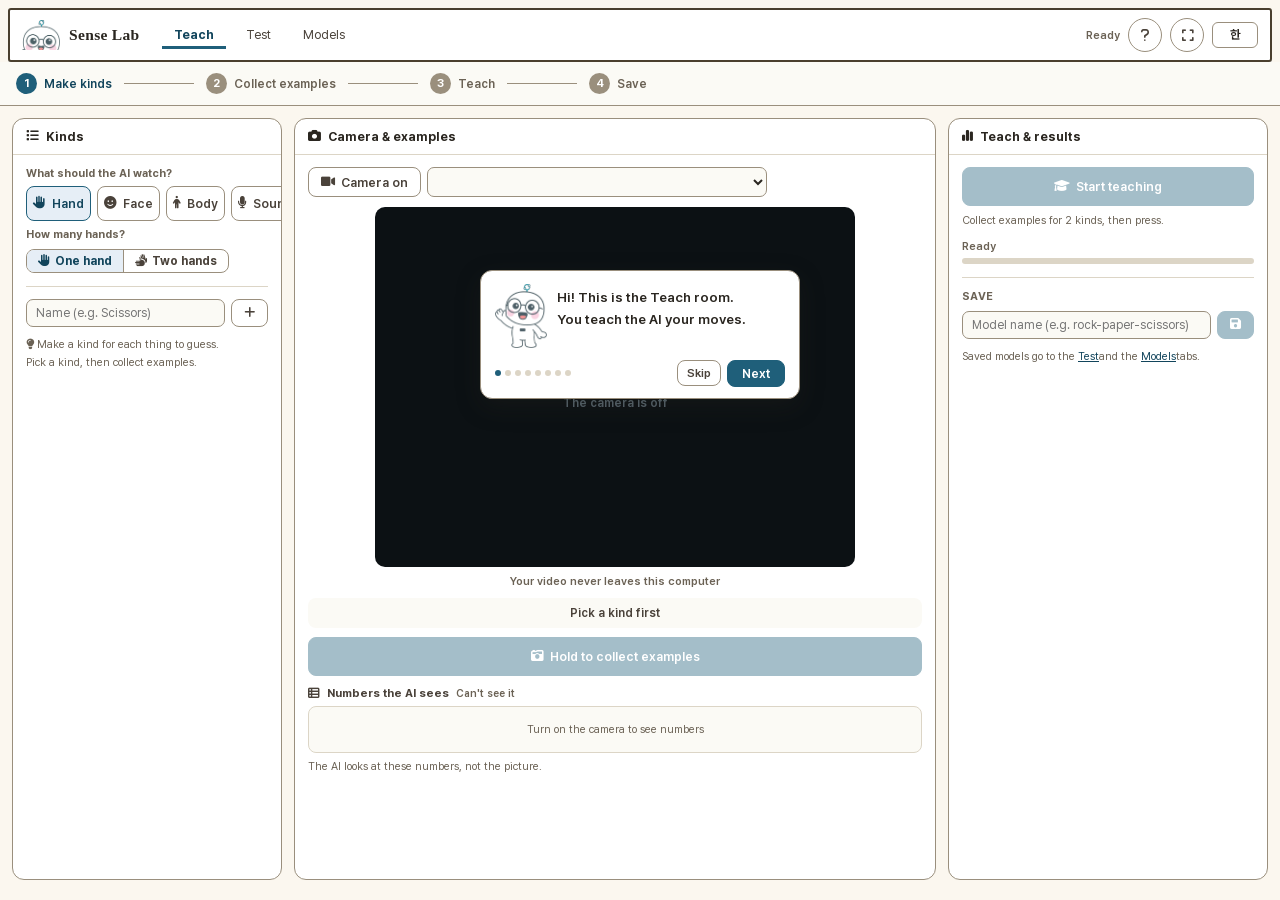
<file: index.html>
<!DOCTYPE html>
<html lang="ko">
<head>
<meta charset="utf-8">
<meta name="viewport" content="width=device-width,initial-scale=1">
<title>센스 랩 — 학습실</title>
<meta name="description" content="웹캠으로 몸의 좌표를 모아 AI를 직접 가르쳐 보세요.">
<link rel="icon" type="image/png" href="assets/img/favicon.png">
<link rel="manifest" href="manifest.webmanifest">
<meta name="theme-color" content="#FBF7EF">
<link rel="stylesheet" href="assets/fonts/pretendard.css?v=23">
<link rel="stylesheet" href="css/all.min.css?v=23">
<link rel="stylesheet" href="css/ui.css?v=23">
<link rel="stylesheet" href="css/theme-maker.css?v=23">
<link rel="stylesheet" href="css/app.css?v=23">
</head>
<body>

<header data-tab="index.html"></header>

<div id="steps">
  <div class="stp on" id="s1"><span class="cir">1</span>종류 만들기</div>
  <div class="stpline"></div>
  <div class="stp" id="s2"><span class="cir">2</span>예시 모으기</div>
  <div class="stpline"></div>
  <div class="stp" id="s3"><span class="cir">3</span>배우기</div>
  <div class="stpline"></div>
  <div class="stp" id="s4"><span class="cir">4</span>저장하기</div>
</div>

<div id="glMain">

  <div class="pan" id="panL">
    <div class="ph"><i class="fa-solid fa-list"></i>종류</div>
    <div class="pb">
      <div class="pb-label">무엇을 보고 배울까요?</div>
      <div class="srcpick">
        <button class="db on" data-src="hand"><i class="fa-solid fa-hand"></i> 손</button>
        <button class="db" data-src="face"><i class="fa-solid fa-face-smile"></i> 얼굴</button>
        <button class="db" data-src="pose"><i class="fa-solid fa-person"></i> 포즈</button>
        <button class="db" data-src="sound"><i class="fa-solid fa-microphone"></i> 소리</button>
      </div>
      <div id="variantRow" style="display:none"></div>

      <div class="sec2">
        <div class="row">
          <input class="inp" id="clsName" type="text" placeholder="이름 (예: 가위)" maxlength="20">
          <button class="db" id="clsAdd" title="종류 더하기"><i class="fa-solid fa-plus"></i></button>
        </div>
        <div id="clsList"></div>
        <div class="hint" id="clsHint">
          <i class="fa-solid fa-lightbulb"></i> 맞히고 싶은 것마다 종류를 만들어요.<br>
          종류를 누른 뒤 예시를 모아요.
        </div>
      </div>
    </div>
  </div>

  <div class="pan" id="panC">
    <div class="ph"><i class="fa-solid fa-camera"></i><span id="panCTitle">카메라 &amp; 예시</span></div>
    <div class="pb">
      <div class="row" style="margin-bottom:10px">
        <button class="db" id="camBtn" style="flex-shrink:0"><i class="fa-solid fa-video"></i> 카메라 켜기</button>
        <select class="inp" id="camSel" style="cursor:pointer"></select>
      </div>

      <div id="camBox">
        <video id="camVid" playsinline muted></video>
        <canvas id="ovCv"></canvas>
        <canvas id="micCv" style="display:none"></canvas>
        <div id="camOff"><i class="fa-solid fa-video-slash fa-2x"></i><span>카메라가 꺼져 있어요</span></div>
      </div>
      <div class="privnote" id="privNote">찍은 영상은 이 컴퓨터 밖으로 나가지 않아요</div>

      <div class="selinfo" id="selInfo">종류를 골라 주세요</div>
      <button class="db go" id="capBtn" disabled><i class="fa-solid fa-camera-retro"></i> 꾹 눌러서 예시 모으기</button>

      <div id="numsWrap">
        <div id="numsHead"><i class="fa-solid fa-table-list"></i>AI가 보는 숫자
          <span class="st-badge" id="numsState">안 보여요</span>
          <span class="st-badge" id="faceSigLine" style="display:none;margin-left:auto;color:var(--acc-ink)"></span></div>
        <div id="numsBox">
          <div id="numsEmpty">카메라를 켜면 숫자가 나와요</div>
          <table id="numsTable" style="display:none"></table>
        </div>
        <div class="hint" style="margin-top:5px">AI는 사진이 아니라 이 숫자를 봐요.</div>
      </div>
    </div>
  </div>

  <div class="pan" id="panR">
    <div class="ph"><i class="fa-solid fa-chart-simple"></i>배우기 &amp; 결과</div>
    <div class="pb">
      <button class="db go" id="trainBtn" disabled style="width:100%;justify-content:center;padding:11px">
        <i class="fa-solid fa-graduation-cap"></i> 배우기 시작
      </button>
      <div class="hint" style="margin-top:6px;margin-bottom:10px">종류 2개에 예시를 모은 뒤에 눌러요.</div>

      <div class="prg">
        <div class="lb"><span id="prgLabel">준비 중</span><span id="prgPct"></span></div>
        <div class="track"><div class="fill" id="prgFill"></div></div>
      </div>

      <div id="chartBox" style="display:none">
        <canvas id="chart"></canvas>
        <div class="chart-legend">
          <span><i class="lg-acc"></i>맞힌 비율</span>
          <span><i class="lg-warn"></i>오차</span>
        </div>
      </div>

      <div class="sec2" id="resultSec" style="display:none">
        <div class="st">결과</div>
        <div><span class="accbig" id="accBig">0%</span><small id="accWord"></small></div>
        <div id="cmWrap"></div>
        <div class="cm-note">헷갈린 표 — 왼쪽이 진짜, 위쪽이 AI의 답이에요.<br>숫자가 대각선에 모이면 잘 배운 거예요.</div>
      </div>

      <div class="sec2">
        <div class="st">저장하기</div>
        <div class="row">
          <input class="inp" id="mdlName" type="text" placeholder="모델 이름 (예: 가위바위보)" maxlength="30">
          <button class="db go" id="mdlSave" disabled title="저장"><i class="fa-solid fa-floppy-disk"></i></button>
        </div>
        <div class="hint">저장한 모델은 <a href="test.html" style="color:var(--acc-ink)">시험실</a>과
          <a href="storage.html" style="color:var(--acc-ink)">보관함</a>에서 볼 수 있어요.</div>
      </div>
    </div>
  </div>

</div>

<div id="toast"></div>

<script src="lib/nav.js?v=23"></script>
<script src="lib/i18n.js?v=23"></script>
<script src="lib/tour.js?v=23"></script>
<script src="vendor/tfjs/tf.min.js"></script>
<script type="module" src="lib/learn.js?v=23"></script>
</body>
</html>
</file>
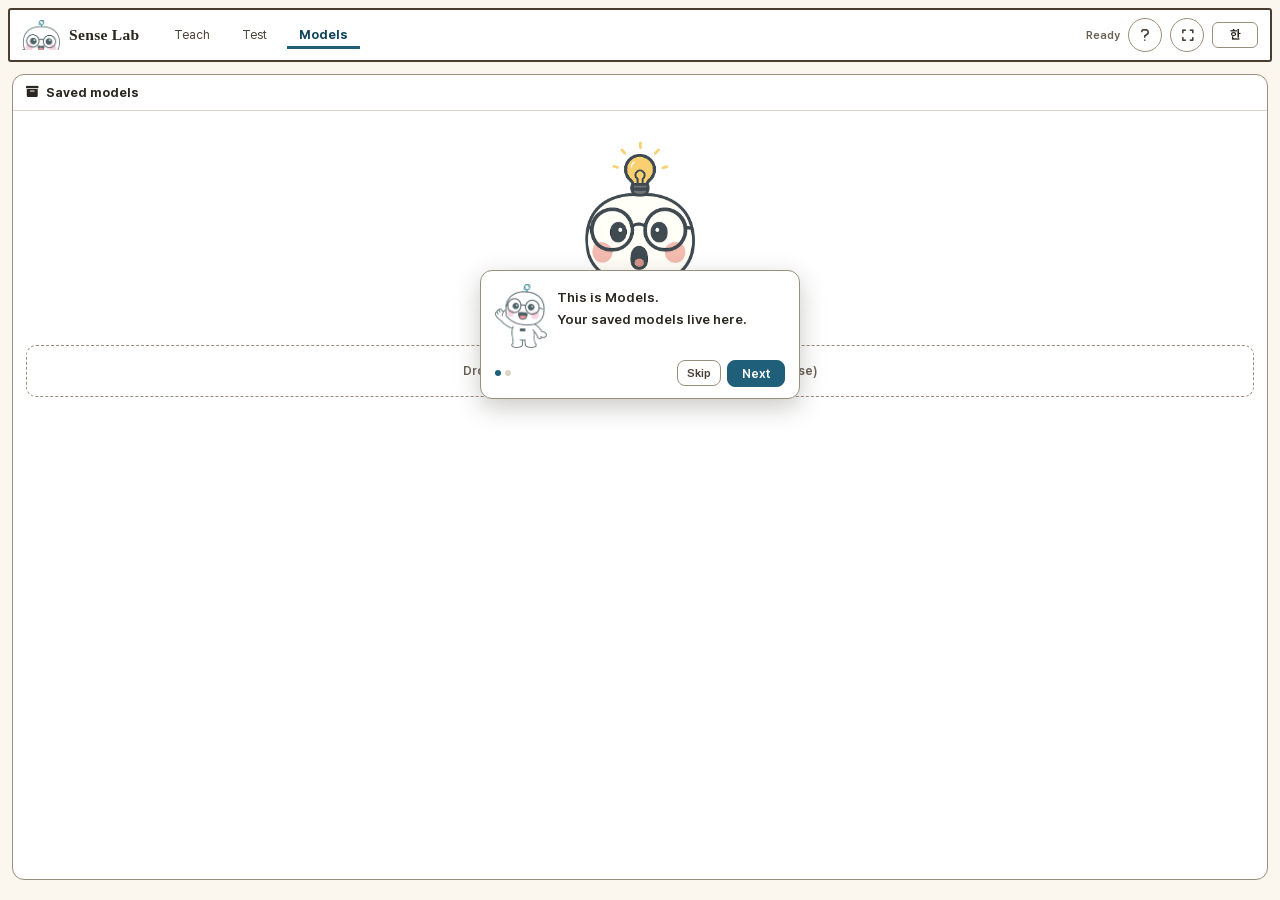
<file: storage.html>
<!DOCTYPE html>
<html lang="ko">
<head>
<meta charset="utf-8">
<meta name="viewport" content="width=device-width,initial-scale=1">
<title>센스 랩 — 보관함</title>
<link rel="icon" type="image/png" href="assets/img/favicon.png">
<link rel="manifest" href="manifest.webmanifest">
<meta name="theme-color" content="#FBF7EF">
<link rel="stylesheet" href="assets/fonts/pretendard.css?v=23">
<link rel="stylesheet" href="css/all.min.css?v=23">
<link rel="stylesheet" href="css/ui.css?v=23">
<link rel="stylesheet" href="css/theme-maker.css?v=23">
<link rel="stylesheet" href="css/app.css?v=23">
</head>
<body>

<header data-tab="storage.html"></header>

<div id="glMain">
  <div class="pan" style="flex:1">
    <div class="ph"><i class="fa-solid fa-box-archive"></i>저장한 모델</div>
    <div class="pb">
      <div id="stEmpty" class="hint" style="margin-top:0;display:none">
        <img src="assets/img/pibo-idea.png" alt="" style="width:110px;display:block;margin:18px auto 10px">
        <div style="text-align:center;font-size:12.5px">
          아직 저장한 모델이 없어요.<br><a href="index.html" style="color:var(--acc-ink)">학습실</a>에서 만들어 보세요.
        </div>
      </div>
      <div style="overflow-x:auto">
        <table id="stTable" style="display:none">
          <thead>
            <tr><th>이름</th><th>무엇을 보나</th><th>종류</th><th>예시</th><th>맞힌 비율</th><th>만든 날</th><th></th></tr>
          </thead>
          <tbody id="stBody"></tbody>
        </table>
      </div>

      <div class="dropzone" id="dropZone">
        내보낸 zip 파일을 여기에 놓으면 다시 들어와요. (눌러서 고르기)
      </div>
      <input type="file" id="impFile" accept=".zip" style="display:none">
    </div>
  </div>
</div>

<div id="toast"></div>

<script src="lib/nav.js?v=23"></script>
<script src="lib/i18n.js?v=23"></script>
<script src="lib/tour.js?v=23"></script>
<script src="vendor/tfjs/tf.min.js"></script>
<script src="lib/jszip.min.js"></script>
<script type="module" src="lib/storage_page.js?v=23"></script>
</body>
</html>
</file>
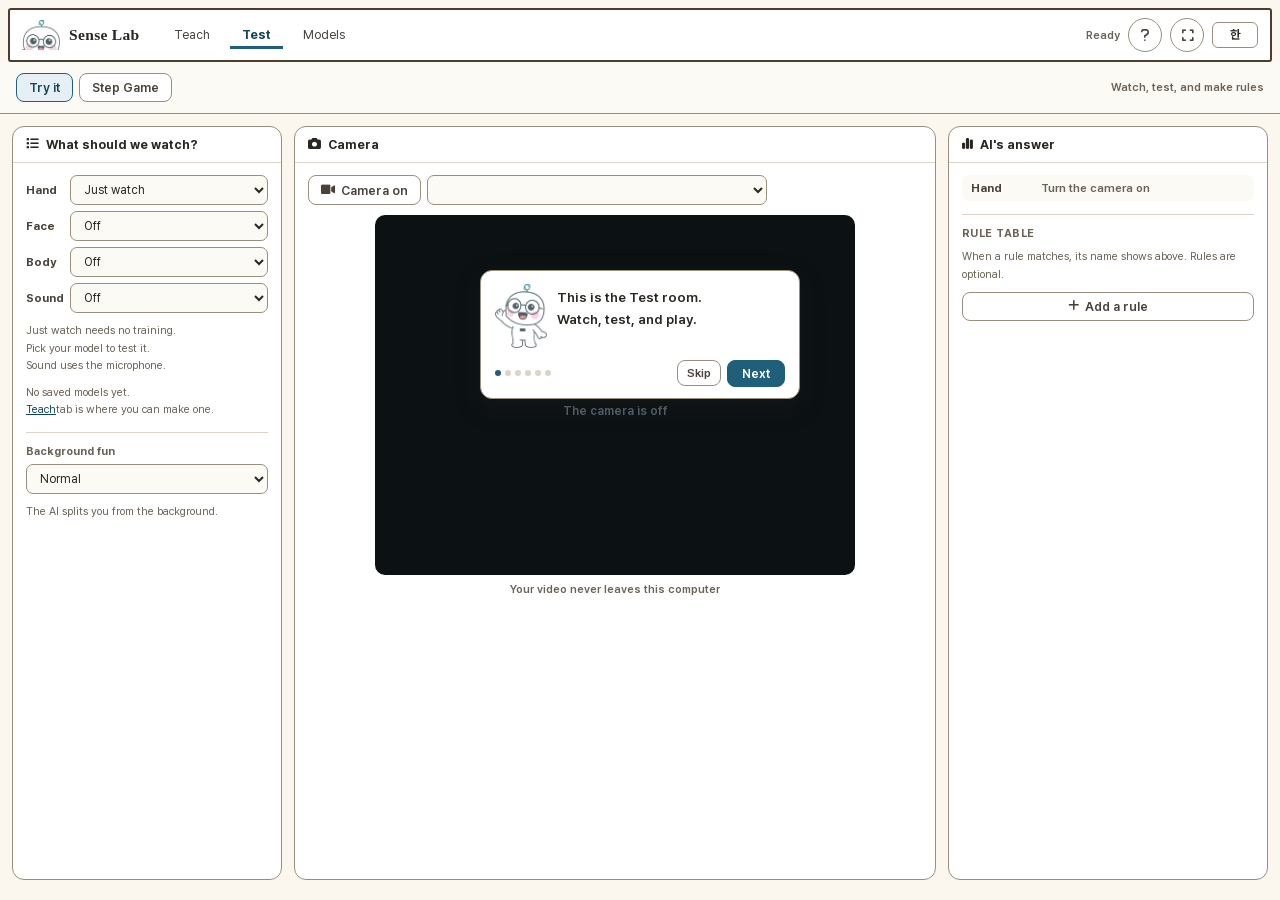
<file: test.html>
<!DOCTYPE html>
<html lang="ko">
<head>
<meta charset="utf-8">
<meta name="viewport" content="width=device-width,initial-scale=1">
<title>센스 랩 — 시험실</title>
<link rel="icon" type="image/png" href="assets/img/favicon.png">
<link rel="manifest" href="manifest.webmanifest">
<meta name="theme-color" content="#FBF7EF">
<link rel="stylesheet" href="assets/fonts/pretendard.css?v=23">
<link rel="stylesheet" href="css/all.min.css?v=23">
<link rel="stylesheet" href="css/ui.css?v=23">
<link rel="stylesheet" href="css/theme-maker.css?v=23">
<link rel="stylesheet" href="css/app.css?v=23">
</head>
<body>

<header data-tab="test.html"></header>

<div class="modes">
  <button class="db on" id="modeTest">시험하기</button>
  <button class="db" id="modeSeq">순서 놀이</button>
  <span style="flex:1"></span>
  <span style="font-size:11px;color:var(--ink3);font-weight:600;align-self:center" id="modeHint">보고, 시험하고, 규칙도 만들어요</span>
</div>

<div id="glMain">

  <div class="pan" id="panL">
    <div class="ph"><i class="fa-solid fa-list"></i>무엇을 볼까요?</div>
    <div class="pb">
      <div id="pickAll">
        <div class="rcond"><span class="sn">손</span>
          <select class="inp" id="selHand"></select></div>
        <div class="rcond" style="margin-top:6px"><span class="sn">얼굴</span>
          <select class="inp" id="selFace"></select></div>
        <div class="rcond" style="margin-top:6px"><span class="sn">포즈</span>
          <select class="inp" id="selPose"></select></div>
        <div class="rcond" style="margin-top:6px"><span class="sn">소리</span>
          <select class="inp" id="selSound"></select></div>
        <div class="hint">그냥 보기는 배우지 않아도 보여요.<br>내 모델을 고르면 시험이 돼요.<br>소리를 켜면 마이크를 써요.</div>
        <div class="hint" id="mdlEmpty" style="display:none">
          아직 저장한 모델이 없어요.<br>
          <a href="index.html" style="color:var(--acc-ink)">학습실</a>에서 만들어 보세요.
        </div>
      </div>

      <div class="thr" id="thrBox" style="display:none">
        <div class="lb"><span>확신 정도</span><span class="num" id="thrVal">70%</span></div>
        <input type="range" id="thrSlider" min="30" max="95" value="70" step="5">
        <div class="hint" style="margin-top:5px">이보다 덜 확실하면 "모르겠어요"가 나와요.</div>
      </div>

      <div class="sec2">
        <div class="pb-label">배경 놀이</div>
        <select class="inp" id="bgSel" style="width:100%;cursor:pointer">
          <option value="off">배경 그대로</option>
          <option value="erase">배경 지우기</option>
          <option value="blur">배경 흐리기</option>
          <option value="green">초록 배경</option>
          <option value="blue">파랑 배경</option>
        </select>
        <div class="hint">AI가 사람과 배경을 나눠요.</div>
      </div>
    </div>
  </div>

  <div class="pan" id="panC">
    <div class="ph"><i class="fa-solid fa-camera"></i>카메라</div>
    <div class="pb">
      <div class="row" style="margin-bottom:10px">
        <button class="db" id="camBtn" style="flex-shrink:0"><i class="fa-solid fa-video"></i> 카메라 켜기</button>
        <select class="inp" id="camSel" style="cursor:pointer"></select>
      </div>
      <div id="camBox">
        <video id="camVid" playsinline muted></video>
        <canvas id="bgCv" style="display:none"></canvas>
        <canvas id="ovCv"></canvas>
        <div id="camOff"><i class="fa-solid fa-video-slash fa-2x"></i><span>카메라가 꺼져 있어요</span></div>
      </div>
      <div class="privnote">찍은 영상은 이 컴퓨터 밖으로 나가지 않아요</div>
    </div>
  </div>

  <div class="pan" id="panR">
    <div class="ph"><i class="fa-solid fa-chart-simple"></i>AI의 답</div>
    <div class="pb">
      <div class="answer idk" id="answer" style="display:none">카메라를 켜 주세요</div>

      <div id="liveRows" style="margin-bottom:4px"></div>

      <div id="sglOut" style="display:none">
        <div class="sec2" style="margin-top:9px">
          <div id="bars"></div>
          <div class="hint" id="barsHint">막대가 길수록 AI가 그 답을 확신하는 거예요.</div>
        </div>
      </div>

      <div id="cmbOut">
        <div class="sec2">
          <div class="st">규칙표</div>
          <div class="hint" style="margin-top:2px">조건이 맞으면 위에 답이 나와요. 안 만들어도 돼요.</div>
          <div id="ruleList"></div>
          <button class="db" id="ruleAdd" style="width:100%;justify-content:center;margin-top:9px">
            <i class="fa-solid fa-plus"></i> 규칙 더하기
          </button>
        </div>
      </div>

      <div id="seqOut" style="display:none">
        <div id="seqRows" style="margin-bottom:8px"></div>
        <div class="pb-label" style="margin-bottom:2px">순서도</div>
        <div class="hint" style="margin-top:2px">순서대로 동작을 하면 한 칸씩 내려가요.</div>
        <div id="seqFlow"></div>
        <div class="row" style="margin-top:9px">
          <button class="db" id="seqAdd" style="flex:1;justify-content:center">
            <i class="fa-solid fa-plus"></i> 단계 더하기
          </button>
          <button class="db" id="seqReset" style="flex:1;justify-content:center">
            <i class="fa-solid fa-rotate-left"></i> 처음부터
          </button>
        </div>
      </div>
    </div>
  </div>

</div>

<div id="toast"></div>

<script src="lib/nav.js?v=23"></script>
<script src="lib/i18n.js?v=23"></script>
<script src="lib/tour.js?v=23"></script>
<script src="vendor/tfjs/tf.min.js"></script>
<script type="module" src="lib/exam.js?v=23"></script>
</body>
</html>
</file>
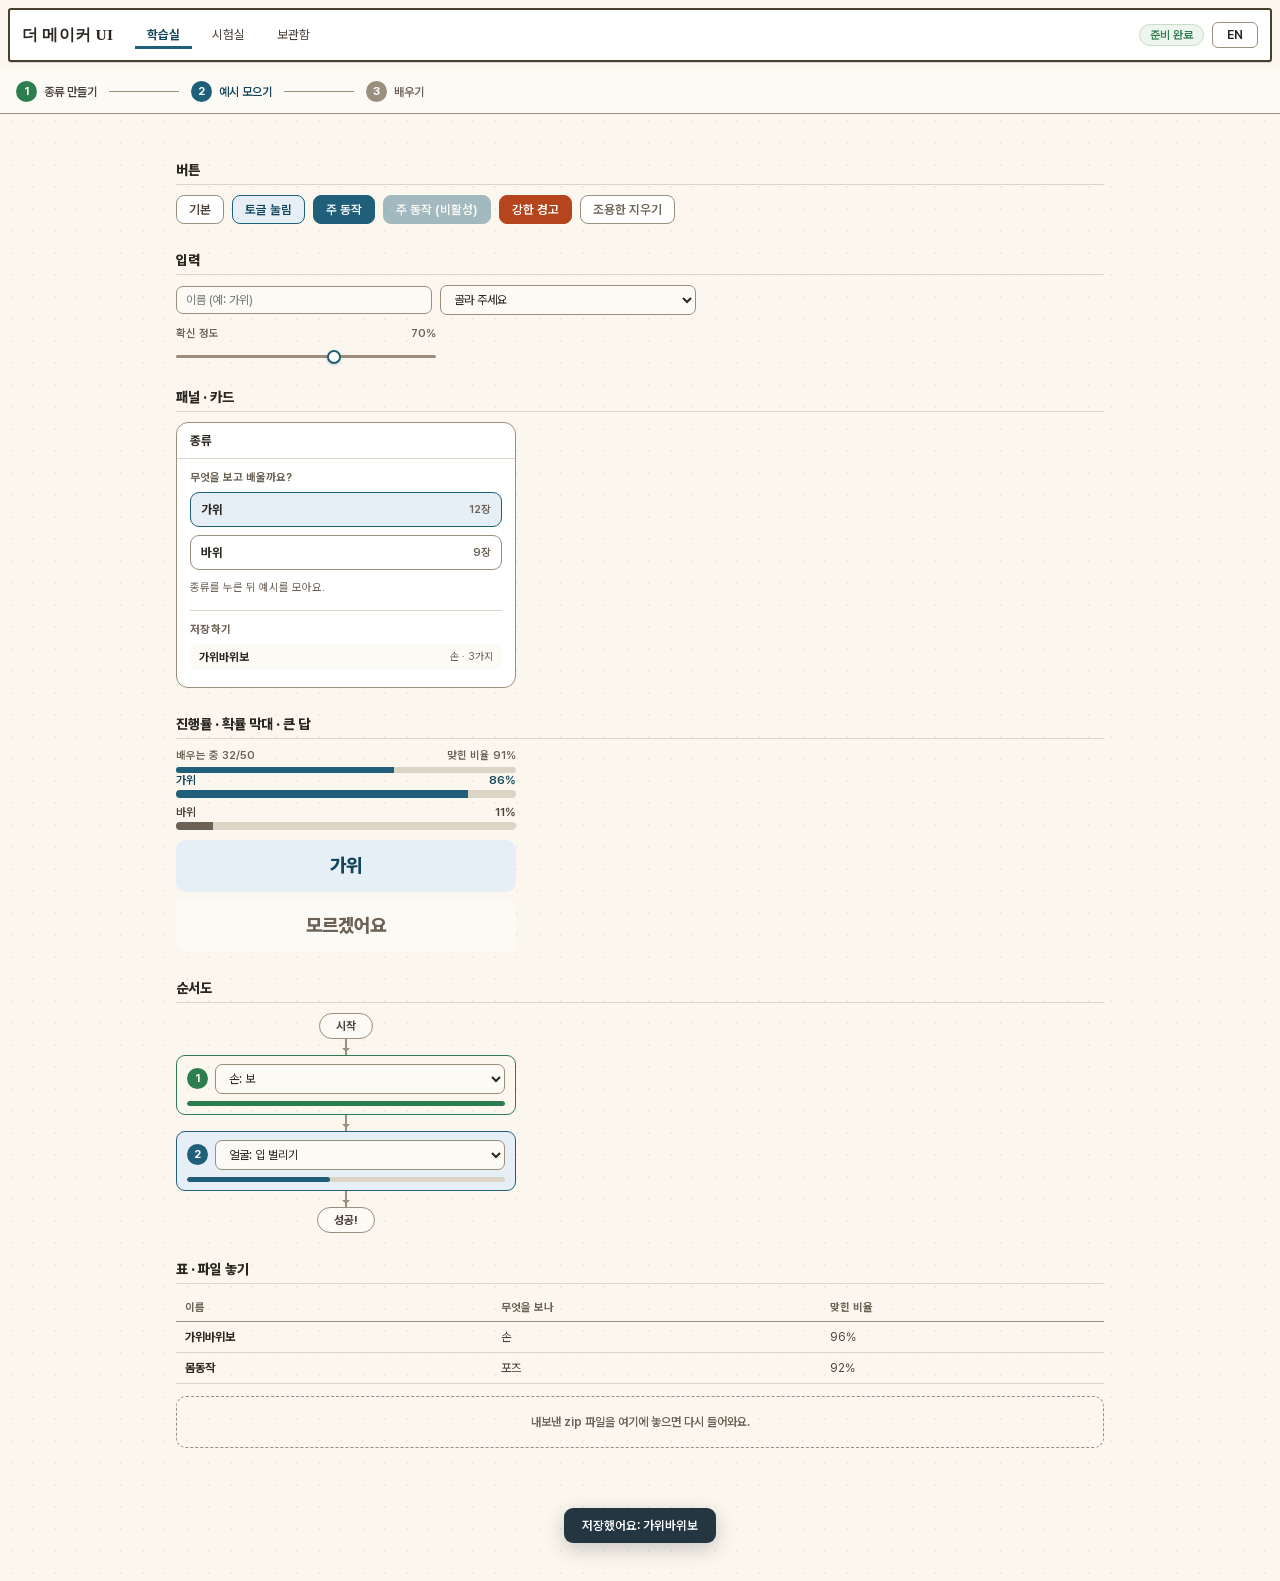
<file: design/preview.html>
<!DOCTYPE html>
<html lang="ko">
<head>
<meta charset="utf-8">
<meta name="viewport" content="width=device-width,initial-scale=1">
<title>더 메이커 UI — 컴포넌트 미리보기</title>
<link rel="stylesheet" href="../assets/fonts/pretendard.css">
<link rel="stylesheet" href="maker-ui.css">
<style>
  /* 미리보기 전용 — 실제 서비스에는 넣지 않는다 */
  body{overflow:auto;height:auto;min-height:100vh}
  .demo{max-width:960px;margin:0 auto;padding:20px 16px 60px;width:100%}
  .demo h2{font-size:14px;font-weight:800;color:var(--ink);margin:28px 0 10px;
    border-bottom:1px solid var(--line-soft);padding-bottom:6px}
  .demo-row{display:flex;gap:8px;flex-wrap:wrap;align-items:center}
  .demo .pan{margin-top:8px}
</style>
</head>
<body>

<header>
  <h1>더 메이커 UI</h1>
  <span class="navlink on">학습실</span>
  <a class="navlink" href="#">시험실</a>
  <a class="navlink" href="#">보관함</a>
  <span style="flex:1"></span>
  <span class="badge ok">준비 완료</span>
  <button class="lang-toggle" type="button">EN</button>
</header>

<div class="steps" id="steps" style="margin-top:8px">
  <div class="stp done"><span class="cir">1</span>종류 만들기</div>
  <div class="stpline"></div>
  <div class="stp on"><span class="cir">2</span>예시 모으기</div>
  <div class="stpline"></div>
  <div class="stp"><span class="cir">3</span>배우기</div>
</div>

<div class="demo">

  <h2>버튼</h2>
  <div class="demo-row">
    <button class="db">기본</button>
    <button class="db on">토글 눌림</button>
    <button class="db go">주 동작</button>
    <button class="db go" disabled>주 동작 (비활성)</button>
    <button class="db warn">강한 경고</button>
    <button class="db danger">조용한 지우기</button>
  </div>

  <h2>입력</h2>
  <div class="demo-row" style="max-width:520px">
    <input class="inp" placeholder="이름 (예: 가위)">
    <select class="inp"><option>골라 주세요</option><option>가위</option></select>
  </div>
  <div style="max-width:260px;margin-top:12px">
    <div class="prg"><div class="lb"><span>확신 정도</span><span class="num">70%</span></div></div>
    <input type="range" min="30" max="95" value="70">
  </div>

  <h2>패널 · 카드</h2>
  <div class="pan" style="max-width:340px">
    <div class="ph">종류</div>
    <div class="pb">
      <div class="pb-label">무엇을 보고 배울까요?</div>
      <div class="cls on"><div class="top"><span class="nm">가위</span><span class="ct">12장</span></div></div>
      <div class="cls"><div class="top"><span class="nm">바위</span><span class="ct">9장</span></div></div>
      <div class="hint">종류를 누른 뒤 예시를 모아요.</div>
      <div class="sec2">
        <div class="st">저장하기</div>
        <div class="saved"><span class="nm">가위바위보</span><span class="mt">손 · 3가지</span></div>
      </div>
    </div>
  </div>

  <h2>진행률 · 확률 막대 · 큰 답</h2>
  <div style="max-width:340px">
    <div class="prg">
      <div class="lb"><span>배우는 중 32/50</span><span>맞힌 비율 91%</span></div>
      <div class="track"><div class="fill" style="width:64%"></div></div>
    </div>
    <div class="bar top">
      <div class="bl"><span>가위</span><span>86%</span></div>
      <div class="bt"><div class="bf" style="width:86%"></div></div>
    </div>
    <div class="bar">
      <div class="bl"><span>바위</span><span>11%</span></div>
      <div class="bt"><div class="bf" style="width:11%"></div></div>
    </div>
    <div class="answer sure" style="margin-top:10px">가위</div>
    <div class="answer idk" style="margin-top:8px">모르겠어요</div>
  </div>

  <h2>순서도</h2>
  <div style="max-width:340px">
    <div class="seq-node">시작</div>
    <div class="seq-arrow"></div>
    <div class="seq-step done">
      <div class="top"><span class="sq-idx">1</span><select class="inp"><option>손: 보</option></select></div>
      <div class="sq-track"><div class="sq-fill" style="width:100%"></div></div>
    </div>
    <div class="seq-arrow"></div>
    <div class="seq-step cur">
      <div class="top"><span class="sq-idx">2</span><select class="inp"><option>얼굴: 입 벌리기</option></select></div>
      <div class="sq-track"><div class="sq-fill" style="width:45%"></div></div>
    </div>
    <div class="seq-arrow"></div>
    <div class="seq-node goal">성공!</div>
  </div>

  <h2>표 · 파일 놓기</h2>
  <table class="mk-table">
    <tr><th>이름</th><th>무엇을 보나</th><th>맞힌 비율</th></tr>
    <tr><td class="nm">가위바위보</td><td>손</td><td class="num">96%</td></tr>
    <tr><td class="nm">몸동작</td><td>포즈</td><td class="num">92%</td></tr>
  </table>
  <div class="dropzone">내보낸 zip 파일을 여기에 놓으면 다시 들어와요.</div>

</div>

<div class="toast on" style="position:static;transform:none;margin:0 auto 30px;width:fit-content">저장했어요: 가위바위보</div>

</body>
</html>
</file>
<file: assets/fonts/pretendard.css>
/*
Copyright (c) 2021 Kil Hyung-jin, with Reserved Font Name Pretendard.
https://github.com/orioncactus/pretendard

This Font Software is licensed under the SIL Open Font License, Version 1.1.
This license is copied below, and is also available with a FAQ at:
http://scripts.sil.org/OFL
*/
/* [0] */
@font-face {
	font-family: 'Pretendard Variable';
	font-style: normal;
	font-display: swap;
	font-weight: 45 920;
	src: url(./woff2-dynamic-subset/PretendardVariable.subset.0.woff2) format('woff2-variations');
	unicode-range: U+f9ca-fa0b, U+ff03-ff05, U+ff07, U+ff0a-ff0b, U+ff0d-ff19, U+ff1b, U+ff1d, U+ff20-ff5b, U+ff5d, U+ffe0-ffe3, U+ffe5-ffe6;
}

/* [1] */
@font-face {
	font-family: 'Pretendard Variable';
	font-style: normal;
	font-display: swap;
	font-weight: 45 920;
	src: url(./woff2-dynamic-subset/PretendardVariable.subset.1.woff2) format('woff2-variations');
	unicode-range: U+d723-d728, U+d72a-d733, U+d735-d748, U+d74a-d74f, U+d752-d753, U+d755-d757, U+d75a-d75f, U+d762-d764, U+d766-d768, U+d76a-d76b, U+d76d-d76f, U+d771-d787, U+d789-d78b, U+d78d-d78f, U+d791-d797, U+d79a, U+d79c, U+d79e-d7a3, U+f900-f909, U+f90b-f92e;
}

/* [2] */
@font-face {
	font-family: 'Pretendard Variable';
	font-style: normal;
	font-display: swap;
	font-weight: 45 920;
	src: url(./woff2-dynamic-subset/PretendardVariable.subset.2.woff2) format('woff2-variations');
	unicode-range: U+d679-d68b, U+d68e-d69e, U+d6a0, U+d6a2-d6a7, U+d6a9-d6c3, U+d6c6-d6c7, U+d6c9-d6cb, U+d6cd-d6d3, U+d6d5-d6d6, U+d6d8-d6e3, U+d6e5-d6e7, U+d6e9-d6fb, U+d6fd-d717, U+d719-d71f, U+d721-d722;
}

/* [3] */
@font-face {
	font-family: 'Pretendard Variable';
	font-style: normal;
	font-display: swap;
	font-weight: 45 920;
	src: url(./woff2-dynamic-subset/PretendardVariable.subset.3.woff2) format('woff2-variations');
	unicode-range: U+d5bc-d5c7, U+d5ca-d5cb, U+d5cd-d5cf, U+d5d1-d5d7, U+d5d9-d5da, U+d5dc, U+d5de-d5e3, U+d5e6-d5e7, U+d5e9-d5eb, U+d5ed-d5f6, U+d5f8, U+d5fa-d5ff, U+d602-d603, U+d605-d607, U+d609-d60f, U+d612-d613, U+d616-d61b, U+d61d-d637, U+d63a-d63b, U+d63d-d63f, U+d641-d647, U+d64a-d64c, U+d64e-d653, U+d656-d657, U+d659-d65b, U+d65d-d666, U+d668, U+d66a-d678;
}

/* [4] */
@font-face {
	font-family: 'Pretendard Variable';
	font-style: normal;
	font-display: swap;
	font-weight: 45 920;
	src: url(./woff2-dynamic-subset/PretendardVariable.subset.4.woff2) format('woff2-variations');
	unicode-range: U+d507, U+d509-d50b, U+d50d-d513, U+d515-d53b, U+d53e-d53f, U+d541-d543, U+d545-d54c, U+d54e, U+d550, U+d552-d557, U+d55a-d55b, U+d55d-d55f, U+d561-d564, U+d566-d567, U+d56a, U+d56c, U+d56e-d573, U+d576-d577, U+d579-d583, U+d585-d586, U+d58a-d5a4, U+d5a6-d5bb;
}

/* [5] */
@font-face {
	font-family: 'Pretendard Variable';
	font-style: normal;
	font-display: swap;
	font-weight: 45 920;
	src: url(./woff2-dynamic-subset/PretendardVariable.subset.5.woff2) format('woff2-variations');
	unicode-range: U+d464-d477, U+d47a-d47b, U+d47d-d47f, U+d481-d487, U+d489-d48a, U+d48c, U+d48e-d4e7, U+d4e9-d503, U+d505-d506;
}

/* [6] */
@font-face {
	font-family: 'Pretendard Variable';
	font-style: normal;
	font-display: swap;
	font-weight: 45 920;
	src: url(./woff2-dynamic-subset/PretendardVariable.subset.6.woff2) format('woff2-variations');
	unicode-range: U+d3bf-d3c7, U+d3ca-d3cf, U+d3d1-d3eb, U+d3ee-d3ef, U+d3f1-d3f3, U+d3f5-d3fb, U+d3fd-d400, U+d402-d45b, U+d45d-d463;
}

/* [7] */
@font-face {
	font-family: 'Pretendard Variable';
	font-style: normal;
	font-display: swap;
	font-weight: 45 920;
	src: url(./woff2-dynamic-subset/PretendardVariable.subset.7.woff2) format('woff2-variations');
	unicode-range: U+d2ff, U+d302-d304, U+d306-d30b, U+d30f, U+d311-d313, U+d315-d31b, U+d31e, U+d322-d324, U+d326-d327, U+d32a-d32b, U+d32d-d32f, U+d331-d337, U+d339-d33c, U+d33e-d37b, U+d37e-d37f, U+d381-d383, U+d385-d38b, U+d38e-d390, U+d392-d397, U+d39a-d39b, U+d39d-d39f, U+d3a1-d3a7, U+d3a9-d3aa, U+d3ac, U+d3ae-d3b3, U+d3b5-d3b7, U+d3b9-d3bb, U+d3bd-d3be;
}

/* [8] */
@font-face {
	font-family: 'Pretendard Variable';
	font-style: normal;
	font-display: swap;
	font-weight: 45 920;
	src: url(./woff2-dynamic-subset/PretendardVariable.subset.8.woff2) format('woff2-variations');
	unicode-range: U+d257-d27f, U+d281-d29b, U+d29d-d29f, U+d2a1-d2ab, U+d2ad-d2b7, U+d2ba-d2bb, U+d2bd-d2bf, U+d2c1-d2c7, U+d2c9-d2ef, U+d2f2-d2f3, U+d2f5-d2f7, U+d2f9-d2fe;
}

/* [9] */
@font-face {
	font-family: 'Pretendard Variable';
	font-style: normal;
	font-display: swap;
	font-weight: 45 920;
	src: url(./woff2-dynamic-subset/PretendardVariable.subset.9.woff2) format('woff2-variations');
	unicode-range: U+d1b4, U+d1b6-d1f3, U+d1f5-d22b, U+d22e-d22f, U+d231-d233, U+d235-d23b, U+d23d-d240, U+d242-d256;
}

/* [10] */
@font-face {
	font-family: 'Pretendard Variable';
	font-style: normal;
	font-display: swap;
	font-weight: 45 920;
	src: url(./woff2-dynamic-subset/PretendardVariable.subset.10.woff2) format('woff2-variations');
	unicode-range: U+d105-d12f, U+d132-d133, U+d135-d137, U+d139-d13f, U+d141-d142, U+d144, U+d146-d14b, U+d14e-d14f, U+d151-d153, U+d155-d15b, U+d15e-d187, U+d189-d19f, U+d1a2-d1a3, U+d1a5-d1a7, U+d1a9-d1af, U+d1b2-d1b3;
}

/* [11] */
@font-face {
	font-family: 'Pretendard Variable';
	font-style: normal;
	font-display: swap;
	font-weight: 45 920;
	src: url(./woff2-dynamic-subset/PretendardVariable.subset.11.woff2) format('woff2-variations');
	unicode-range: U+d04b-d04f, U+d051-d057, U+d059-d06b, U+d06d-d06f, U+d071-d073, U+d075-d07b, U+d07e-d0a3, U+d0a6-d0a7, U+d0a9-d0ab, U+d0ad-d0b3, U+d0b6, U+d0b8, U+d0ba-d0bf, U+d0c2-d0c3, U+d0c5-d0c7, U+d0c9-d0cf, U+d0d2, U+d0d6-d0db, U+d0de-d0df, U+d0e1-d0e3, U+d0e5-d0eb, U+d0ee-d0f0, U+d0f2-d104;
}

/* [12] */
@font-face {
	font-family: 'Pretendard Variable';
	font-style: normal;
	font-display: swap;
	font-weight: 45 920;
	src: url(./woff2-dynamic-subset/PretendardVariable.subset.12.woff2) format('woff2-variations');
	unicode-range: U+cfa2-cfc3, U+cfc5-cfdf, U+cfe2-cfe3, U+cfe5-cfe7, U+cfe9-cff4, U+cff6-cffb, U+cffd-cfff, U+d001-d003, U+d005-d017, U+d019-d033, U+d036-d037, U+d039-d03b, U+d03d-d04a;
}

/* [13] */
@font-face {
	font-family: 'Pretendard Variable';
	font-style: normal;
	font-display: swap;
	font-weight: 45 920;
	src: url(./woff2-dynamic-subset/PretendardVariable.subset.13.woff2) format('woff2-variations');
	unicode-range: U+cef0-cef3, U+cef6, U+cef9-ceff, U+cf01-cf03, U+cf05-cf07, U+cf09-cf0f, U+cf11-cf12, U+cf14-cf1b, U+cf1d-cf1f, U+cf21-cf2f, U+cf31-cf53, U+cf56-cf57, U+cf59-cf5b, U+cf5d-cf63, U+cf66, U+cf68, U+cf6a-cf6f, U+cf71-cf84, U+cf86-cf8b, U+cf8d-cfa1;
}

/* [14] */
@font-face {
	font-family: 'Pretendard Variable';
	font-style: normal;
	font-display: swap;
	font-weight: 45 920;
	src: url(./woff2-dynamic-subset/PretendardVariable.subset.14.woff2) format('woff2-variations');
	unicode-range: U+ce3c-ce57, U+ce5a-ce5b, U+ce5d-ce5f, U+ce61-ce67, U+ce6a, U+ce6c, U+ce6e-ce73, U+ce76-ce77, U+ce79-ce7b, U+ce7d-ce83, U+ce85-ce88, U+ce8a-ce8f, U+ce91-ce93, U+ce95-ce97, U+ce99-ce9f, U+cea2, U+cea4-ceab, U+cead-cee3, U+cee6-cee7, U+cee9-ceeb, U+ceed-ceef;
}

/* [15] */
@font-face {
	font-family: 'Pretendard Variable';
	font-style: normal;
	font-display: swap;
	font-weight: 45 920;
	src: url(./woff2-dynamic-subset/PretendardVariable.subset.15.woff2) format('woff2-variations');
	unicode-range: U+cd92-cd93, U+cd96-cd97, U+cd99-cd9b, U+cd9d-cda3, U+cda6-cda8, U+cdaa-cdaf, U+cdb1-cdc3, U+cdc5-cdcb, U+cdcd-cde7, U+cde9-ce03, U+ce05-ce1f, U+ce22-ce34, U+ce36-ce3b;
}

/* [16] */
@font-face {
	font-family: 'Pretendard Variable';
	font-style: normal;
	font-display: swap;
	font-weight: 45 920;
	src: url(./woff2-dynamic-subset/PretendardVariable.subset.16.woff2) format('woff2-variations');
	unicode-range: U+ccef-cd07, U+cd0a-cd0b, U+cd0d-cd1a, U+cd1c, U+cd1e-cd2b, U+cd2d-cd5b, U+cd5d-cd77, U+cd79-cd91;
}

/* [17] */
@font-face {
	font-family: 'Pretendard Variable';
	font-style: normal;
	font-display: swap;
	font-weight: 45 920;
	src: url(./woff2-dynamic-subset/PretendardVariable.subset.17.woff2) format('woff2-variations');
	unicode-range: U+cc3f-cc43, U+cc46-cc47, U+cc49-cc4b, U+cc4d-cc53, U+cc55-cc58, U+cc5a-cc5f, U+cc61-cc97, U+cc9a-cc9b, U+cc9d-cc9f, U+cca1-cca7, U+ccaa, U+ccac, U+ccae-ccb3, U+ccb6-ccb7, U+ccb9-ccbb, U+ccbd-cccf, U+ccd1-cce3, U+cce5-ccee;
}

/* [18] */
@font-face {
	font-family: 'Pretendard Variable';
	font-style: normal;
	font-display: swap;
	font-weight: 45 920;
	src: url(./woff2-dynamic-subset/PretendardVariable.subset.18.woff2) format('woff2-variations');
	unicode-range: U+cb91-cbd3, U+cbd5-cbe3, U+cbe5-cc0b, U+cc0e-cc0f, U+cc11-cc13, U+cc15-cc1b, U+cc1d-cc20, U+cc23-cc27, U+cc2a-cc2b, U+cc2d, U+cc2f, U+cc31-cc37, U+cc3a, U+cc3c;
}

/* [19] */
@font-face {
	font-family: 'Pretendard Variable';
	font-style: normal;
	font-display: swap;
	font-weight: 45 920;
	src: url(./woff2-dynamic-subset/PretendardVariable.subset.19.woff2) format('woff2-variations');
	unicode-range: U+caf4-cb47, U+cb4a-cb90;
}

/* [20] */
@font-face {
	font-family: 'Pretendard Variable';
	font-style: normal;
	font-display: swap;
	font-weight: 45 920;
	src: url(./woff2-dynamic-subset/PretendardVariable.subset.20.woff2) format('woff2-variations');
	unicode-range: U+ca4a-ca4b, U+ca4e-ca4f, U+ca51-ca53, U+ca55-ca5b, U+ca5d-ca60, U+ca62-ca83, U+ca85-cabb, U+cabe-cabf, U+cac1-cac3, U+cac5-cacb, U+cacd-cad0, U+cad2, U+cad4-cad8, U+cada-caf3;
}

/* [21] */
@font-face {
	font-family: 'Pretendard Variable';
	font-style: normal;
	font-display: swap;
	font-weight: 45 920;
	src: url(./woff2-dynamic-subset/PretendardVariable.subset.21.woff2) format('woff2-variations');
	unicode-range: U+c996-c997, U+c99a-c99c, U+c99e-c9bf, U+c9c2-c9c3, U+c9c5-c9c7, U+c9c9-c9cf, U+c9d2, U+c9d4, U+c9d7-c9d8, U+c9db, U+c9de-c9df, U+c9e1-c9e3, U+c9e5-c9e6, U+c9e8-c9eb, U+c9ee-c9f0, U+c9f2-c9f7, U+c9f9-ca0b, U+ca0d-ca28, U+ca2a-ca49;
}

/* [22] */
@font-face {
	font-family: 'Pretendard Variable';
	font-style: normal;
	font-display: swap;
	font-weight: 45 920;
	src: url(./woff2-dynamic-subset/PretendardVariable.subset.22.woff2) format('woff2-variations');
	unicode-range: U+c8e9-c8f4, U+c8f6-c8fb, U+c8fe-c8ff, U+c901-c903, U+c905-c90b, U+c90e-c910, U+c912-c917, U+c919-c92b, U+c92d-c94f, U+c951-c953, U+c955-c96b, U+c96d-c973, U+c975-c987, U+c98a-c98b, U+c98d-c98f, U+c991-c995;
}

/* [23] */
@font-face {
	font-family: 'Pretendard Variable';
	font-style: normal;
	font-display: swap;
	font-weight: 45 920;
	src: url(./woff2-dynamic-subset/PretendardVariable.subset.23.woff2) format('woff2-variations');
	unicode-range: U+c841-c84b, U+c84d-c86f, U+c872-c873, U+c875-c877, U+c879-c87f, U+c882-c884, U+c887-c88a, U+c88d-c8c3, U+c8c5-c8df, U+c8e1-c8e8;
}

/* [24] */
@font-face {
	font-family: 'Pretendard Variable';
	font-style: normal;
	font-display: swap;
	font-weight: 45 920;
	src: url(./woff2-dynamic-subset/PretendardVariable.subset.24.woff2) format('woff2-variations');
	unicode-range: U+c779-c77b, U+c77e-c782, U+c786, U+c78b, U+c78d, U+c78f, U+c792-c793, U+c795, U+c797, U+c799-c79f, U+c7a2, U+c7a7-c7ab, U+c7ae-c7bb, U+c7bd-c7c0, U+c7c2-c7c7, U+c7c9-c7dc, U+c7de-c7ff, U+c802-c803, U+c805-c807, U+c809, U+c80b-c80f, U+c812, U+c814, U+c817-c81b, U+c81e-c81f, U+c821-c823, U+c825-c82e, U+c830-c837, U+c839-c83b, U+c83d-c840;
}

/* [25] */
@font-face {
	font-family: 'Pretendard Variable';
	font-style: normal;
	font-display: swap;
	font-weight: 45 920;
	src: url(./woff2-dynamic-subset/PretendardVariable.subset.25.woff2) format('woff2-variations');
	unicode-range: U+c6bb-c6bf, U+c6c2, U+c6c4, U+c6c6-c6cb, U+c6ce-c6cf, U+c6d1-c6d3, U+c6d5-c6db, U+c6dd-c6df, U+c6e1-c6e7, U+c6e9-c6eb, U+c6ed-c6ef, U+c6f1-c6f8, U+c6fa-c703, U+c705-c707, U+c709-c70b, U+c70d-c716, U+c718, U+c71a-c71f, U+c722-c723, U+c725-c727, U+c729-c734, U+c736-c73b, U+c73e-c73f, U+c741-c743, U+c745-c74b, U+c74e-c750, U+c752-c757, U+c759-c773, U+c776-c777;
}

/* [26] */
@font-face {
	font-family: 'Pretendard Variable';
	font-style: normal;
	font-display: swap;
	font-weight: 45 920;
	src: url(./woff2-dynamic-subset/PretendardVariable.subset.26.woff2) format('woff2-variations');
	unicode-range: U+c5f5-c5fb, U+c5fe, U+c602-c605, U+c607, U+c609-c60f, U+c611-c61a, U+c61c-c623, U+c626-c627, U+c629-c62b, U+c62d, U+c62f-c632, U+c636, U+c638, U+c63a-c63f, U+c642-c643, U+c645-c647, U+c649-c652, U+c656-c65b, U+c65d-c65f, U+c661-c663, U+c665-c677, U+c679-c67b, U+c67d-c693, U+c696-c697, U+c699-c69b, U+c69d-c6a3, U+c6a6, U+c6a8, U+c6aa-c6af, U+c6b2-c6b3, U+c6b5-c6b7, U+c6b9-c6ba;
}

/* [27] */
@font-face {
	font-family: 'Pretendard Variable';
	font-style: normal;
	font-display: swap;
	font-weight: 45 920;
	src: url(./woff2-dynamic-subset/PretendardVariable.subset.27.woff2) format('woff2-variations');
	unicode-range: U+c517-c527, U+c52a-c52b, U+c52d-c52f, U+c531-c538, U+c53a, U+c53c, U+c53e-c543, U+c546-c547, U+c54b, U+c54d-c552, U+c556, U+c55a-c55b, U+c55d, U+c55f, U+c562-c563, U+c565-c567, U+c569-c56f, U+c572, U+c574, U+c576-c57b, U+c57e-c57f, U+c581-c583, U+c585-c586, U+c588-c58b, U+c58e, U+c590, U+c592-c596, U+c599-c5b3, U+c5b6-c5b7, U+c5ba, U+c5be-c5c3, U+c5ca-c5cb, U+c5cd, U+c5cf, U+c5d2-c5d3, U+c5d5-c5d7, U+c5d9-c5df, U+c5e1-c5e2, U+c5e4, U+c5e6-c5eb, U+c5ef, U+c5f1-c5f3;
}

/* [28] */
@font-face {
	font-family: 'Pretendard Variable';
	font-style: normal;
	font-display: swap;
	font-weight: 45 920;
	src: url(./woff2-dynamic-subset/PretendardVariable.subset.28.woff2) format('woff2-variations');
	unicode-range: U+c475-c4ef, U+c4f2-c4f3, U+c4f5-c4f7, U+c4f9-c4ff, U+c502-c50b, U+c50d-c516;
}

/* [29] */
@font-face {
	font-family: 'Pretendard Variable';
	font-style: normal;
	font-display: swap;
	font-weight: 45 920;
	src: url(./woff2-dynamic-subset/PretendardVariable.subset.29.woff2) format('woff2-variations');
	unicode-range: U+c3d0-c3d7, U+c3da-c3db, U+c3dd-c3de, U+c3e1-c3ec, U+c3ee-c3f3, U+c3f5-c42b, U+c42d-c463, U+c466-c474;
}

/* [30] */
@font-face {
	font-family: 'Pretendard Variable';
	font-style: normal;
	font-display: swap;
	font-weight: 45 920;
	src: url(./woff2-dynamic-subset/PretendardVariable.subset.30.woff2) format('woff2-variations');
	unicode-range: U+c32b-c367, U+c36a-c36b, U+c36d-c36f, U+c371-c377, U+c37a-c37b, U+c37e-c383, U+c385-c387, U+c389-c3cf;
}

/* [31] */
@font-face {
	font-family: 'Pretendard Variable';
	font-style: normal;
	font-display: swap;
	font-weight: 45 920;
	src: url(./woff2-dynamic-subset/PretendardVariable.subset.31.woff2) format('woff2-variations');
	unicode-range: U+c26a-c26b, U+c26d-c26f, U+c271-c273, U+c275-c27b, U+c27e-c287, U+c289-c28f, U+c291-c297, U+c299-c29a, U+c29c-c2a3, U+c2a5-c2a7, U+c2a9-c2ab, U+c2ad-c2b3, U+c2b6, U+c2b8, U+c2ba-c2bb, U+c2bd-c2db, U+c2de-c2df, U+c2e1-c2e2, U+c2e5-c2ea, U+c2ee, U+c2f0, U+c2f2-c2f5, U+c2f7, U+c2fa-c2fb, U+c2fd-c2ff, U+c301-c307, U+c309-c30c, U+c30e-c312, U+c315-c323, U+c325-c328, U+c32a;
}

/* [32] */
@font-face {
	font-family: 'Pretendard Variable';
	font-style: normal;
	font-display: swap;
	font-weight: 45 920;
	src: url(./woff2-dynamic-subset/PretendardVariable.subset.32.woff2) format('woff2-variations');
	unicode-range: U+c1bc-c1c3, U+c1c5-c1df, U+c1e1-c1fb, U+c1fd-c203, U+c205-c20c, U+c20e, U+c210-c217, U+c21a-c21b, U+c21d-c21e, U+c221-c227, U+c229-c22a, U+c22c, U+c22e, U+c230, U+c233-c24f, U+c251-c257, U+c259-c269;
}

/* [33] */
@font-face {
	font-family: 'Pretendard Variable';
	font-style: normal;
	font-display: swap;
	font-weight: 45 920;
	src: url(./woff2-dynamic-subset/PretendardVariable.subset.33.woff2) format('woff2-variations');
	unicode-range: U+c101-c11b, U+c11f, U+c121-c123, U+c125-c12b, U+c12e, U+c132-c137, U+c13a-c13b, U+c13d-c13f, U+c141-c147, U+c14a, U+c14c-c153, U+c155-c157, U+c159-c15b, U+c15d-c166, U+c169-c16f, U+c171-c177, U+c179-c18b, U+c18e-c18f, U+c191-c193, U+c195-c19b, U+c19d-c19e, U+c1a0, U+c1a2-c1a4, U+c1a6-c1bb;
}

/* [34] */
@font-face {
	font-family: 'Pretendard Variable';
	font-style: normal;
	font-display: swap;
	font-weight: 45 920;
	src: url(./woff2-dynamic-subset/PretendardVariable.subset.34.woff2) format('woff2-variations');
	unicode-range: U+c049-c057, U+c059-c05b, U+c05d-c05f, U+c061-c067, U+c069-c08f, U+c091-c0ab, U+c0ae-c0af, U+c0b1-c0b3, U+c0b5, U+c0b7-c0bb, U+c0be, U+c0c2-c0c7, U+c0ca-c0cb, U+c0cd-c0cf, U+c0d1-c0d7, U+c0d9-c0da, U+c0dc, U+c0de-c0e3, U+c0e5-c0eb, U+c0ed-c0f3, U+c0f6, U+c0f8, U+c0fa-c0ff;
}

/* [35] */
@font-face {
	font-family: 'Pretendard Variable';
	font-style: normal;
	font-display: swap;
	font-weight: 45 920;
	src: url(./woff2-dynamic-subset/PretendardVariable.subset.35.woff2) format('woff2-variations');
	unicode-range: U+bfa7-bfaf, U+bfb1-bfc4, U+bfc6-bfcb, U+bfce-bfcf, U+bfd1-bfd3, U+bfd5-bfdb, U+bfdd-c048;
}

/* [36] */
@font-face {
	font-family: 'Pretendard Variable';
	font-style: normal;
	font-display: swap;
	font-weight: 45 920;
	src: url(./woff2-dynamic-subset/PretendardVariable.subset.36.woff2) format('woff2-variations');
	unicode-range: U+bf07, U+bf09-bf3f, U+bf41-bf4f, U+bf52-bf54, U+bf56-bfa6;
}

/* [37] */
@font-face {
	font-family: 'Pretendard Variable';
	font-style: normal;
	font-display: swap;
	font-weight: 45 920;
	src: url(./woff2-dynamic-subset/PretendardVariable.subset.37.woff2) format('woff2-variations');
	unicode-range: U+be56, U+be58, U+be5c-be5f, U+be62-be63, U+be65-be67, U+be69-be74, U+be76-be7b, U+be7e-be7f, U+be81-be8e, U+be90, U+be92-bea7, U+bea9-becf, U+bed2-bed3, U+bed5-bed6, U+bed9-bee3, U+bee6-bf06;
}

/* [38] */
@font-face {
	font-family: 'Pretendard Variable';
	font-style: normal;
	font-display: swap;
	font-weight: 45 920;
	src: url(./woff2-dynamic-subset/PretendardVariable.subset.38.woff2) format('woff2-variations');
	unicode-range: U+bdb0-bdd3, U+bdd5-bdef, U+bdf1-be0b, U+be0d-be0f, U+be11-be13, U+be15-be43, U+be46-be47, U+be49-be4b, U+be4d-be53;
}

/* [39] */
@font-face {
	font-family: 'Pretendard Variable';
	font-style: normal;
	font-display: swap;
	font-weight: 45 920;
	src: url(./woff2-dynamic-subset/PretendardVariable.subset.39.woff2) format('woff2-variations');
	unicode-range: U+bd03, U+bd06, U+bd08, U+bd0a-bd0f, U+bd11-bd22, U+bd25-bd47, U+bd49-bd58, U+bd5a-bd7f, U+bd82-bd83, U+bd85-bd87, U+bd8a-bd8f, U+bd91-bd92, U+bd94, U+bd96-bd98, U+bd9a-bdaf;
}

/* [40] */
@font-face {
	font-family: 'Pretendard Variable';
	font-style: normal;
	font-display: swap;
	font-weight: 45 920;
	src: url(./woff2-dynamic-subset/PretendardVariable.subset.40.woff2) format('woff2-variations');
	unicode-range: U+bc4e-bc83, U+bc86-bc87, U+bc89-bc8b, U+bc8d-bc93, U+bc96, U+bc98, U+bc9b-bc9f, U+bca2-bca3, U+bca5-bca7, U+bca9-bcb2, U+bcb4-bcbb, U+bcbe-bcbf, U+bcc1-bcc3, U+bcc5-bccc, U+bcce-bcd0, U+bcd2-bcd4, U+bcd6-bcf3, U+bcf7, U+bcf9-bcfb, U+bcfd-bd02;
}

/* [41] */
@font-face {
	font-family: 'Pretendard Variable';
	font-style: normal;
	font-display: swap;
	font-weight: 45 920;
	src: url(./woff2-dynamic-subset/PretendardVariable.subset.41.woff2) format('woff2-variations');
	unicode-range: U+bb90-bba3, U+bba5-bbab, U+bbad-bbbf, U+bbc1-bbf7, U+bbfa-bbfb, U+bbfd-bbfe, U+bc01-bc07, U+bc09-bc0a, U+bc0e, U+bc10, U+bc12-bc13, U+bc17, U+bc19-bc1a, U+bc1e, U+bc20-bc23, U+bc26, U+bc28, U+bc2a-bc2c, U+bc2e-bc2f, U+bc32-bc33, U+bc35-bc37, U+bc39-bc3f, U+bc41-bc42, U+bc44, U+bc46-bc48, U+bc4a-bc4d;
}

/* [42] */
@font-face {
	font-family: 'Pretendard Variable';
	font-style: normal;
	font-display: swap;
	font-weight: 45 920;
	src: url(./woff2-dynamic-subset/PretendardVariable.subset.42.woff2) format('woff2-variations');
	unicode-range: U+bae6-bafb, U+bafd-bb17, U+bb19-bb33, U+bb37, U+bb39-bb3a, U+bb3d-bb43, U+bb45-bb46, U+bb48, U+bb4a-bb4f, U+bb51-bb53, U+bb55-bb57, U+bb59-bb62, U+bb64-bb8f;
}

/* [43] */
@font-face {
	font-family: 'Pretendard Variable';
	font-style: normal;
	font-display: swap;
	font-weight: 45 920;
	src: url(./woff2-dynamic-subset/PretendardVariable.subset.43.woff2) format('woff2-variations');
	unicode-range: U+ba30-ba37, U+ba3a-ba3b, U+ba3d-ba3f, U+ba41-ba47, U+ba49-ba4a, U+ba4c, U+ba4e-ba53, U+ba56-ba57, U+ba59-ba5b, U+ba5d-ba63, U+ba65-ba66, U+ba68-ba6f, U+ba71-ba73, U+ba75-ba77, U+ba79-ba84, U+ba86, U+ba88-baa7, U+baaa, U+baad-baaf, U+bab1-bab7, U+baba, U+babc, U+babe-bae5;
}

/* [44] */
@font-face {
	font-family: 'Pretendard Variable';
	font-style: normal;
	font-display: swap;
	font-weight: 45 920;
	src: url(./woff2-dynamic-subset/PretendardVariable.subset.44.woff2) format('woff2-variations');
	unicode-range: U+b96e-b973, U+b976-b977, U+b979-b97b, U+b97d-b983, U+b986, U+b988, U+b98a-b98d, U+b98f-b9ab, U+b9ae-b9af, U+b9b1-b9b3, U+b9b5-b9bb, U+b9be, U+b9c0, U+b9c2-b9c7, U+b9ca-b9cb, U+b9cd, U+b9d2-b9d7, U+b9da, U+b9dc, U+b9df-b9e0, U+b9e2, U+b9e6-b9e7, U+b9e9-b9f3, U+b9f6, U+b9f8, U+b9fb-ba2f;
}

/* [45] */
@font-face {
	font-family: 'Pretendard Variable';
	font-style: normal;
	font-display: swap;
	font-weight: 45 920;
	src: url(./woff2-dynamic-subset/PretendardVariable.subset.45.woff2) format('woff2-variations');
	unicode-range: U+b8bf-b8cb, U+b8cd-b8e0, U+b8e2-b8e7, U+b8ea-b8eb, U+b8ed-b8ef, U+b8f1-b8f7, U+b8fa, U+b8fc, U+b8fe-b903, U+b905-b917, U+b919-b91f, U+b921-b93b, U+b93d-b957, U+b95a-b95b, U+b95d-b95f, U+b961-b967, U+b969-b96c;
}

/* [46] */
@font-face {
	font-family: 'Pretendard Variable';
	font-style: normal;
	font-display: swap;
	font-weight: 45 920;
	src: url(./woff2-dynamic-subset/PretendardVariable.subset.46.woff2) format('woff2-variations');
	unicode-range: U+b80d-b80f, U+b811-b817, U+b81a, U+b81c-b823, U+b826-b827, U+b829-b82b, U+b82d-b833, U+b836, U+b83a-b83f, U+b841-b85b, U+b85e-b85f, U+b861-b863, U+b865-b86b, U+b86e, U+b870, U+b872-b8af, U+b8b1-b8be;
}

/* [47] */
@font-face {
	font-family: 'Pretendard Variable';
	font-style: normal;
	font-display: swap;
	font-weight: 45 920;
	src: url(./woff2-dynamic-subset/PretendardVariable.subset.47.woff2) format('woff2-variations');
	unicode-range: U+b74d-b75f, U+b761-b763, U+b765-b774, U+b776-b77b, U+b77e-b77f, U+b781-b783, U+b785-b78b, U+b78e, U+b792-b796, U+b79a-b79b, U+b79d-b7a7, U+b7aa, U+b7ae-b7b3, U+b7b6-b7c8, U+b7ca-b7eb, U+b7ee-b7ef, U+b7f1-b7f3, U+b7f5-b7fb, U+b7fe, U+b802-b806, U+b80a-b80b;
}

/* [48] */
@font-face {
	font-family: 'Pretendard Variable';
	font-style: normal;
	font-display: swap;
	font-weight: 45 920;
	src: url(./woff2-dynamic-subset/PretendardVariable.subset.48.woff2) format('woff2-variations');
	unicode-range: U+b6a7-b6aa, U+b6ac-b6b0, U+b6b2-b6ef, U+b6f1-b727, U+b72a-b72b, U+b72d-b72e, U+b731-b737, U+b739-b73a, U+b73c-b743, U+b745-b74c;
}

/* [49] */
@font-face {
	font-family: 'Pretendard Variable';
	font-style: normal;
	font-display: swap;
	font-weight: 45 920;
	src: url(./woff2-dynamic-subset/PretendardVariable.subset.49.woff2) format('woff2-variations');
	unicode-range: U+b605-b60f, U+b612-b617, U+b619-b624, U+b626-b69b, U+b69e-b6a3, U+b6a5-b6a6;
}

/* [50] */
@font-face {
	font-family: 'Pretendard Variable';
	font-style: normal;
	font-display: swap;
	font-weight: 45 920;
	src: url(./woff2-dynamic-subset/PretendardVariable.subset.50.woff2) format('woff2-variations');
	unicode-range: U+b55f, U+b562-b583, U+b585-b59f, U+b5a2-b5a3, U+b5a5-b5a7, U+b5a9-b5b2, U+b5b5-b5ba, U+b5bd-b604;
}

/* [51] */
@font-face {
	font-family: 'Pretendard Variable';
	font-style: normal;
	font-display: swap;
	font-weight: 45 920;
	src: url(./woff2-dynamic-subset/PretendardVariable.subset.51.woff2) format('woff2-variations');
	unicode-range: U+b4a5-b4b6, U+b4b8-b4bf, U+b4c1-b4c7, U+b4c9-b4db, U+b4de-b4df, U+b4e1-b4e2, U+b4e5-b4eb, U+b4ee, U+b4f0, U+b4f2-b513, U+b516-b517, U+b519-b51a, U+b51d-b523, U+b526, U+b528, U+b52b-b52f, U+b532-b533, U+b535-b537, U+b539-b53f, U+b541-b544, U+b546-b54b, U+b54d-b54f, U+b551-b55b, U+b55d-b55e;
}

/* [52] */
@font-face {
	font-family: 'Pretendard Variable';
	font-style: normal;
	font-display: swap;
	font-weight: 45 920;
	src: url(./woff2-dynamic-subset/PretendardVariable.subset.52.woff2) format('woff2-variations');
	unicode-range: U+b3f8-b3fb, U+b3fd-b40f, U+b411-b417, U+b419-b41b, U+b41d-b41f, U+b421-b427, U+b42a-b42b, U+b42d-b44f, U+b452-b453, U+b455-b457, U+b459-b45f, U+b462-b464, U+b466-b46b, U+b46d-b47f, U+b481-b4a3;
}

/* [53] */
@font-face {
	font-family: 'Pretendard Variable';
	font-style: normal;
	font-display: swap;
	font-weight: 45 920;
	src: url(./woff2-dynamic-subset/PretendardVariable.subset.53.woff2) format('woff2-variations');
	unicode-range: U+b342-b353, U+b356-b357, U+b359-b35b, U+b35d-b35e, U+b360-b363, U+b366, U+b368, U+b36a-b36d, U+b36f, U+b372-b373, U+b375-b377, U+b379-b37f, U+b381-b382, U+b384, U+b386-b38b, U+b38d-b3c3, U+b3c6-b3c7, U+b3c9-b3ca, U+b3cd-b3d3, U+b3d6, U+b3d8, U+b3da-b3f7;
}

/* [54] */
@font-face {
	font-family: 'Pretendard Variable';
	font-style: normal;
	font-display: swap;
	font-weight: 45 920;
	src: url(./woff2-dynamic-subset/PretendardVariable.subset.54.woff2) format('woff2-variations');
	unicode-range: U+b27c-b283, U+b285-b28f, U+b292-b293, U+b295-b297, U+b29a-b29f, U+b2a1-b2a4, U+b2a7-b2a9, U+b2ab, U+b2ad-b2c7, U+b2ca-b2cb, U+b2cd-b2cf, U+b2d1-b2d7, U+b2da, U+b2dc, U+b2de-b2e3, U+b2e7, U+b2e9-b2ea, U+b2ef-b2f3, U+b2f6, U+b2f8, U+b2fa-b2fb, U+b2fd-b2fe, U+b302-b303, U+b305-b307, U+b309-b30f, U+b312, U+b316-b31b, U+b31d-b341;
}

/* [55] */
@font-face {
	font-family: 'Pretendard Variable';
	font-style: normal;
	font-display: swap;
	font-weight: 45 920;
	src: url(./woff2-dynamic-subset/PretendardVariable.subset.55.woff2) format('woff2-variations');
	unicode-range: U+b1d6-b1e7, U+b1e9-b1fc, U+b1fe-b203, U+b206-b207, U+b209-b20b, U+b20d-b213, U+b216-b21f, U+b221-b257, U+b259-b273, U+b275-b27b;
}

/* [56] */
@font-face {
	font-family: 'Pretendard Variable';
	font-style: normal;
	font-display: swap;
	font-weight: 45 920;
	src: url(./woff2-dynamic-subset/PretendardVariable.subset.56.woff2) format('woff2-variations');
	unicode-range: U+b120-b122, U+b126-b127, U+b129-b12b, U+b12d-b133, U+b136, U+b138, U+b13a-b13f, U+b142-b143, U+b145-b14f, U+b151-b153, U+b156-b157, U+b159-b177, U+b17a-b17b, U+b17d-b17f, U+b181-b187, U+b189-b18c, U+b18e-b191, U+b195-b1a7, U+b1a9-b1cb, U+b1cd-b1d5;
}

/* [57] */
@font-face {
	font-family: 'Pretendard Variable';
	font-style: normal;
	font-display: swap;
	font-weight: 45 920;
	src: url(./woff2-dynamic-subset/PretendardVariable.subset.57.woff2) format('woff2-variations');
	unicode-range: U+b05f-b07b, U+b07e-b07f, U+b081-b083, U+b085-b08b, U+b08d-b097, U+b09b, U+b09d-b09f, U+b0a2-b0a7, U+b0aa, U+b0b0, U+b0b2, U+b0b6-b0b7, U+b0b9-b0bb, U+b0bd-b0c3, U+b0c6-b0c7, U+b0ca-b0cf, U+b0d1-b0df, U+b0e1-b0e4, U+b0e6-b107, U+b10a-b10b, U+b10d-b10f, U+b111-b112, U+b114-b117, U+b119-b11a, U+b11c-b11f;
}

/* [58] */
@font-face {
	font-family: 'Pretendard Variable';
	font-style: normal;
	font-display: swap;
	font-weight: 45 920;
	src: url(./woff2-dynamic-subset/PretendardVariable.subset.58.woff2) format('woff2-variations');
	unicode-range: U+afac-afb7, U+afba-afbb, U+afbd-afbf, U+afc1-afc6, U+afca-afcc, U+afce-afd3, U+afd5-afe7, U+afe9-afef, U+aff1-b00b, U+b00d-b00f, U+b011-b013, U+b015-b01b, U+b01d-b027, U+b029-b043, U+b045-b047, U+b049, U+b04b, U+b04d-b052, U+b055-b056, U+b058-b05c, U+b05e;
}

/* [59] */
@font-face {
	font-family: 'Pretendard Variable';
	font-style: normal;
	font-display: swap;
	font-weight: 45 920;
	src: url(./woff2-dynamic-subset/PretendardVariable.subset.59.woff2) format('woff2-variations');
	unicode-range: U+af03-af07, U+af09-af2b, U+af2e-af33, U+af35-af3b, U+af3e-af40, U+af44-af47, U+af4a-af5c, U+af5e-af63, U+af65-af7f, U+af81-afab;
}

/* [60] */
@font-face {
	font-family: 'Pretendard Variable';
	font-style: normal;
	font-display: swap;
	font-weight: 45 920;
	src: url(./woff2-dynamic-subset/PretendardVariable.subset.60.woff2) format('woff2-variations');
	unicode-range: U+ae56-ae5b, U+ae5e-ae60, U+ae62-ae64, U+ae66-ae67, U+ae69-ae6b, U+ae6d-ae83, U+ae85-aebb, U+aebf, U+aec1-aec3, U+aec5-aecb, U+aece, U+aed0, U+aed2-aed7, U+aed9-aef3, U+aef5-af02;
}

/* [61] */
@font-face {
	font-family: 'Pretendard Variable';
	font-style: normal;
	font-display: swap;
	font-weight: 45 920;
	src: url(./woff2-dynamic-subset/PretendardVariable.subset.61.woff2) format('woff2-variations');
	unicode-range: U+ad9c-ada3, U+ada5-adbf, U+adc1-adc3, U+adc5-adc7, U+adc9-add2, U+add4-addb, U+addd-addf, U+ade1-ade3, U+ade5-adf7, U+adfa-adfb, U+adfd-adff, U+ae02-ae07, U+ae0a, U+ae0c, U+ae0e-ae13, U+ae15-ae2f, U+ae31-ae33, U+ae35-ae37, U+ae39-ae3f, U+ae42, U+ae44, U+ae46-ae49, U+ae4b, U+ae4f, U+ae51-ae53, U+ae55;
}

/* [62] */
@font-face {
	font-family: 'Pretendard Variable';
	font-style: normal;
	font-display: swap;
	font-weight: 45 920;
	src: url(./woff2-dynamic-subset/PretendardVariable.subset.62.woff2) format('woff2-variations');
	unicode-range: U+ace2-ace3, U+ace5-ace6, U+ace9-acef, U+acf2, U+acf4, U+acf7-acfb, U+acfe-acff, U+ad01-ad03, U+ad05-ad0b, U+ad0d-ad10, U+ad12-ad1b, U+ad1d-ad33, U+ad35-ad48, U+ad4a-ad4f, U+ad51-ad6b, U+ad6e-ad6f, U+ad71-ad72, U+ad77-ad7c, U+ad7e, U+ad80, U+ad82-ad87, U+ad89-ad8b, U+ad8d-ad8f, U+ad91-ad9b;
}

/* [63] */
@font-face {
	font-family: 'Pretendard Variable';
	font-style: normal;
	font-display: swap;
	font-weight: 45 920;
	src: url(./woff2-dynamic-subset/PretendardVariable.subset.63.woff2) format('woff2-variations');
	unicode-range: U+ac25-ac2c, U+ac2e, U+ac30, U+ac32-ac37, U+ac39-ac3f, U+ac41-ac4c, U+ac4e-ac6f, U+ac72-ac73, U+ac75-ac76, U+ac79-ac7f, U+ac82, U+ac84-ac88, U+ac8a-ac8b, U+ac8d-ac8f, U+ac91-ac93, U+ac95-ac9b, U+ac9d-ac9e, U+aca1-aca7, U+acab, U+acad-acaf, U+acb1-acb7, U+acba-acbb, U+acbe-acc0, U+acc2-acc3, U+acc5-acdf;
}

/* [64] */
@font-face {
	font-family: 'Pretendard Variable';
	font-style: normal;
	font-display: swap;
	font-weight: 45 920;
	src: url(./woff2-dynamic-subset/PretendardVariable.subset.64.woff2) format('woff2-variations');
	unicode-range: U+99df, U+99ed, U+99f1, U+99ff, U+9a01, U+9a08, U+9a0e-9a0f, U+9a19, U+9a2b, U+9a30, U+9a36-9a37, U+9a40, U+9a43, U+9a45, U+9a4d, U+9a55, U+9a57, U+9a5a-9a5b, U+9a5f, U+9a62, U+9a65, U+9a69-9a6a, U+9aa8, U+9ab8, U+9ad3, U+9ae5, U+9aee, U+9b1a, U+9b27, U+9b2a, U+9b31, U+9b3c, U+9b41-9b45, U+9b4f, U+9b54, U+9b5a, U+9b6f, U+9b8e, U+9b91, U+9b9f, U+9bab, U+9bae, U+9bc9, U+9bd6, U+9be4, U+9be8, U+9c0d, U+9c10, U+9c12, U+9c15, U+9c25, U+9c32, U+9c3b, U+9c47, U+9c49, U+9c57, U+9ce5, U+9ce7, U+9ce9, U+9cf3-9cf4, U+9cf6, U+9d09, U+9d1b, U+9d26, U+9d28, U+9d3b, U+9d51, U+9d5d, U+9d60-9d61, U+9d6c, U+9d72, U+9da9, U+9daf, U+9db4, U+9dc4, U+9dd7, U+9df2, U+9df8-9dfa, U+9e1a, U+9e1e, U+9e75, U+9e79, U+9e7d, U+9e7f, U+9e92-9e93, U+9e97, U+9e9d, U+9e9f, U+9ea5, U+9eb4-9eb5, U+9ebb, U+9ebe, U+9ec3, U+9ecd-9ece, U+9ed4, U+9ed8, U+9edb-9edc, U+9ede, U+9ee8, U+9ef4, U+9f07-9f08, U+9f0e, U+9f13, U+9f20, U+9f3b, U+9f4a-9f4b, U+9f4e, U+9f52, U+9f5f, U+9f61, U+9f67, U+9f6a, U+9f6c, U+9f77, U+9f8d, U+9f90, U+9f95, U+9f9c, U+ac02-ac03, U+ac05-ac06, U+ac09-ac0f, U+ac17-ac18, U+ac1b, U+ac1e-ac1f, U+ac21-ac23;
}

/* [65] */
@font-face {
	font-family: 'Pretendard Variable';
	font-style: normal;
	font-display: swap;
	font-weight: 45 920;
	src: url(./woff2-dynamic-subset/PretendardVariable.subset.65.woff2) format('woff2-variations');
	unicode-range: U+338c-339c, U+339f-33a0, U+33a2-33cb, U+33cf-33d0, U+33d3, U+33d6, U+33d8, U+33db-33dd, U+4e01, U+4e03, U+4e07-4e08, U+4e11, U+4e14-4e15, U+4e18-4e19, U+4e1e, U+4e32, U+4e38-4e39, U+4e42-4e43, U+4e45, U+4e4d-4e4f, U+4e56, U+4e58-4e59, U+4e5d-4e5e, U+4e6b, U+4e6d, U+4e73, U+4e76-4e77, U+4e7e, U+4e82, U+4e86, U+4e88, U+4e8e, U+4e90-4e92, U+4e94-4e95, U+4e98, U+4e9b, U+4e9e, U+4ea1-4ea2, U+4ea4-4ea6, U+4ea8, U+4eab, U+4ead-4eae, U+4eb6, U+4ec0-4ec1, U+4ec4, U+4ec7, U+4ecb, U+4ecd, U+4ed4-4ed5, U+4ed7-4ed9, U+4edd, U+4edf, U+4ee4, U+4ef0, U+4ef2, U+4ef6-4ef7, U+4efb, U+4f01, U+4f09, U+4f0b, U+4f0d-4f11, U+4f2f, U+4f34, U+4f36, U+4f38, U+4f3a, U+4f3c-4f3d;
}

/* [66] */
@font-face {
	font-family: 'Pretendard Variable';
	font-style: normal;
	font-display: swap;
	font-weight: 45 920;
	src: url(./woff2-dynamic-subset/PretendardVariable.subset.66.woff2) format('woff2-variations');
	unicode-range: U+3136, U+3138, U+313a-3140, U+3143-3144, U+3150, U+3152, U+3154-3156, U+3158-315b, U+315d-315f, U+3162, U+3164-318c, U+318e, U+3200-321b, U+3231, U+3239, U+3251-325a, U+3260-327b, U+327e-327f, U+328a-3290, U+3294, U+329e, U+32a5, U+3380-3384, U+3388-338b;
}

/* [67] */
@font-face {
	font-family: 'Pretendard Variable';
	font-style: normal;
	font-display: swap;
	font-weight: 45 920;
	src: url(./woff2-dynamic-subset/PretendardVariable.subset.67.woff2) format('woff2-variations');
	unicode-range: U+2f7d, U+2f7f-2f8b, U+2f8e-2f90, U+2f92-2f97, U+2f99-2fa0, U+2fa2-2fa3, U+2fa5-2fa9, U+2fac-2fb1, U+2fb3-2fbc, U+2fc1-2fca, U+2fcd-2fd4, U+3003, U+3012-3019, U+301c, U+301e-3020, U+3036, U+3041, U+3043, U+3045, U+3047, U+3049, U+304e, U+3050, U+3052, U+3056, U+305a, U+305c, U+305e, U+3062, U+3065, U+306c, U+3070-307d, U+3080, U+3085, U+3087, U+308e, U+3090-3091, U+30a1, U+30a5, U+30a9, U+30ae, U+30b1-30b2, U+30b4, U+30b6, U+30bc-30be, U+30c2, U+30c5, U+30cc, U+30d2, U+30d4, U+30d8-30dd, U+30e4, U+30e6, U+30e8, U+30ee, U+30f0-30f2, U+30f4-30f6, U+3133, U+3135;
}

/* [68] */
@font-face {
	font-family: 'Pretendard Variable';
	font-style: normal;
	font-display: swap;
	font-weight: 45 920;
	src: url(./woff2-dynamic-subset/PretendardVariable.subset.68.woff2) format('woff2-variations');
	unicode-range: U+2541-254b, U+25a4-25a9, U+25b1, U+25b5, U+25b9, U+25bf, U+25c1, U+25c3, U+25c9-25ca, U+25cc, U+25ce, U+25d0-25d1, U+25e6, U+25ef, U+260f, U+261d, U+261f, U+262f, U+2660, U+2664, U+2667-2669, U+266d, U+266f, U+2716, U+271a, U+273d, U+2756, U+2776-277f, U+278a-2793, U+2963, U+2965, U+2ac5-2ac6, U+2acb-2acc, U+2f00, U+2f04, U+2f06, U+2f08, U+2f0a-2f0b, U+2f11-2f12, U+2f14, U+2f17-2f18, U+2f1c-2f1d, U+2f1f-2f20, U+2f23-2f26, U+2f28-2f29, U+2f2b, U+2f2d, U+2f2f-2f32, U+2f38, U+2f3c-2f40, U+2f42-2f4c, U+2f4f-2f52, U+2f54-2f58, U+2f5a-2f66, U+2f69-2f70, U+2f72-2f76, U+2f78, U+2f7a-2f7c;
}

/* [69] */
@font-face {
	font-family: 'Pretendard Variable';
	font-style: normal;
	font-display: swap;
	font-weight: 45 920;
	src: url(./woff2-dynamic-subset/PretendardVariable.subset.69.woff2) format('woff2-variations');
	unicode-range: U+2479-2487, U+249c-24d1, U+24d3-24d7, U+24d9-24e9, U+24eb-24f4, U+2500-2501, U+2503, U+250c-2513, U+2515-2516, U+2518-2540;
}

/* [70] */
@font-face {
	font-family: 'Pretendard Variable';
	font-style: normal;
	font-display: swap;
	font-weight: 45 920;
	src: url(./woff2-dynamic-subset/PretendardVariable.subset.70.woff2) format('woff2-variations');
	unicode-range: U+215b-215e, U+2162-2169, U+2170-2179, U+2195-2199, U+21b0-21b4, U+21bc, U+21c0, U+21c4-21c5, U+21cd, U+21cf-21d4, U+21e0-21e3, U+21e6-21e9, U+2200, U+2202-2203, U+2206-2209, U+220b-220c, U+220f, U+2211, U+2213, U+221a, U+221d-2220, U+2222, U+2225-2227, U+2229-222c, U+222e, U+2234-2237, U+223d, U+2243, U+2245, U+2248, U+2250-2253, U+225a, U+2260-2262, U+2264-2267, U+226a-226b, U+226e-2273, U+2276-2277, U+2279-227b, U+2280-2287, U+228a-228b, U+2295-2297, U+22a3-22a5, U+22bb-22bc, U+22ce-22cf, U+22da-22db, U+22ee-22ef, U+2306, U+2312, U+2314, U+2467-2478;
}

/* [71] */
@font-face {
	font-family: 'Pretendard Variable';
	font-style: normal;
	font-display: swap;
	font-weight: 45 920;
	src: url(./woff2-dynamic-subset/PretendardVariable.subset.71.woff2) format('woff2-variations');
	unicode-range: U+81-82, U+84, U+a2-a5, U+a7-a8, U+aa, U+ac, U+b1-b3, U+b6, U+b8-ba, U+bc-be, U+c0, U+c2, U+c6-cb, U+ce-d0, U+d4, U+d8-d9, U+db-dc, U+de-df, U+e6, U+eb, U+ee-f0, U+f4, U+f7-f9, U+fb, U+fe-ff, U+111, U+126-127, U+132-133, U+138, U+13f-142, U+149-14b, U+152-153, U+166-167, U+2bc, U+2c7, U+2d0, U+2d8-2d9, U+2db-2dd, U+391-394, U+396-3a1, U+3a3-3a9, U+3b2-3b6, U+3b8, U+3bc, U+3be-3c1, U+3c3-3c9, U+2010, U+2015-2016, U+2018-2019, U+201b, U+201f-2021, U+2025, U+2030, U+2033-2036, U+203c, U+203e, U+2042, U+2074, U+207a-207f, U+2081-2084, U+2109, U+2113, U+2116, U+2121, U+2126, U+212b, U+2153-2154;
}

/* [72] */
@font-face {
	font-family: 'Pretendard Variable';
	font-style: normal;
	font-display: swap;
	font-weight: 45 920;
	src: url(./woff2-dynamic-subset/PretendardVariable.subset.72.woff2) format('woff2-variations');
	unicode-range: U+e8, U+2da, U+2160, U+2194, U+3054, U+3058, U+306d, U+3086, U+308d, U+30ac, U+30bb, U+30c4, U+30cd-30ce, U+30e2, U+3132, U+3146, U+3149, U+339d, U+4e3b, U+4f0a, U+4fdd, U+4fe1, U+5409, U+540c, U+5834, U+592a-592b, U+5b9a, U+5dde, U+5e0c, U+5e73, U+5f0f, U+60f3, U+653f, U+661f, U+662f, U+667a, U+683c, U+6b4c, U+6c11, U+767c, U+76ee, U+76f4, U+77f3, U+79d1, U+7a7a, U+7b2c, U+7d22, U+8207, U+8a00, U+8a71, U+9280, U+9580, U+958b, U+96c6, U+9762, U+98df, U+9ed1, U+ac2d, U+adc8, U+add3, U+af48, U+b014, U+b134-b135, U+b158, U+b2aa, U+b35f, U+b6a4, U+b9cf, U+bb63, U+bd23, U+be91, U+c29b, U+c3f4, U+c42c, U+c55c, U+c573, U+c58f, U+c78c, U+c7dd, U+c8f5, U+cad1, U+cc48, U+cf10, U+cf20, U+d03c, U+d07d, U+d2a0, U+d30e, U+d38d, U+d3a8, U+d3c8, U+d5e5, U+d5f9, U+d6e4, U+f90a, U+ff02, U+ff1c;
}

/* [73] */
@font-face {
	font-family: 'Pretendard Variable';
	font-style: normal;
	font-display: swap;
	font-weight: 45 920;
	src: url(./woff2-dynamic-subset/PretendardVariable.subset.73.woff2) format('woff2-variations');
	unicode-range: U+3b1, U+2466, U+25a1, U+25a3, U+261c, U+3008-3009, U+305b, U+305d, U+3069, U+30a7, U+30ba, U+30cf, U+30ef, U+3151, U+3157, U+4e4b, U+4e5f, U+4e8c, U+4eca, U+4ed6, U+4f5b, U+50cf, U+5149, U+5165, U+5171, U+5229, U+529b, U+5316, U+539f, U+53f2, U+571f, U+5728, U+58eb, U+591c, U+5b78, U+5c11, U+5c55, U+5ddd, U+5e02, U+5fb7, U+60c5, U+610f, U+611f, U+6625, U+66f8, U+6797, U+679c, U+682a, U+6d2a, U+706b, U+7406, U+767b, U+76f8, U+77e5, U+7acb, U+898b, U+8a69, U+8def, U+8fd1, U+901a, U+90e8, U+91cd, U+975e, U+ae14, U+ae6c, U+aec0, U+afc7, U+afc9, U+b01c, U+b028, U+b308, U+b311, U+b314, U+b31c, U+b524, U+b560, U+b764, U+b920, U+b9e3, U+bd48, U+be7d, U+c0db, U+c231, U+c270, U+c2e3, U+c37d, U+c3ed, U+c530, U+c6a5, U+c6dc, U+c7a4, U+c954, U+c974, U+d000, U+d565, U+d667, U+d6c5, U+d79d, U+ff1e;
}

/* [74] */
@font-face {
	font-family: 'Pretendard Variable';
	font-style: normal;
	font-display: swap;
	font-weight: 45 920;
	src: url(./woff2-dynamic-subset/PretendardVariable.subset.74.woff2) format('woff2-variations');
	unicode-range: U+131, U+2032, U+2465, U+2642, U+3048, U+3051, U+3083-3084, U+308f, U+30c0, U+30d1, U+30d3, U+30d6, U+30df, U+30e7, U+3153, U+4e16, U+4e8b, U+4ee5, U+5206, U+52a0, U+52d5, U+53e4, U+53ef, U+54c1, U+57ce, U+597d, U+5b8c, U+5ea6, U+5f8c, U+5f97, U+6210, U+6240, U+624b, U+6728, U+6bd4, U+7236, U+7269, U+7279, U+738b, U+7528, U+7530, U+767e, U+798f, U+8005, U+8a18, U+90fd, U+91cc, U+9577, U+9593, U+98a8, U+ac20, U+acf6, U+ad90, U+af5d, U+af80, U+afcd, U+aff0, U+b0a1, U+b0b5, U+b1fd, U+b2fc, U+b380, U+b51b, U+b584, U+b5b3, U+b8fd, U+b93c, U+b9f4, U+bb44, U+bc08, U+bc27, U+bc49, U+be55, U+be64, U+bfb0, U+bfc5, U+c178, U+c21f, U+c314, U+c4f1, U+c58d, U+c664, U+c698, U+c6a7, U+c6c1, U+c9ed, U+cac0, U+cacc, U+cad9, U+ccb5, U+cdcc, U+d0e4, U+d143, U+d320, U+d330, U+d54d, U+ff06, U+ff1f, U+ff5e;
}

/* [75] */
@font-face {
	font-family: 'Pretendard Variable';
	font-style: normal;
	font-display: swap;
	font-weight: 45 920;
	src: url(./woff2-dynamic-subset/PretendardVariable.subset.75.woff2) format('woff2-variations');
	unicode-range: U+b4, U+20a9, U+20ac, U+2190, U+24d8, U+2502, U+2514, U+2592, U+25c7-25c8, U+2663, U+3060, U+3064, U+3081, U+3088, U+30a3, U+30a6, U+30aa, U+30b5, U+30c7, U+30ca-30cb, U+30d0, U+30e3, U+30e5, U+339e, U+4e09, U+4eac, U+4f5c, U+5167-5168, U+516c, U+51fa, U+5408, U+540d, U+591a, U+5b57, U+6211, U+65b9, U+660e, U+6642, U+6700, U+6b63, U+6e2f, U+7063, U+7532, U+793e, U+81ea, U+8272, U+82b1, U+897f, U+8eca, U+91ce, U+ac38, U+ad76, U+ae84, U+aecc, U+b07d, U+b0b1, U+b215, U+b2a0, U+b310, U+b3d7, U+b52a, U+b618, U+b775, U+b797, U+bcd5, U+bd59, U+be80, U+bea8, U+bed1, U+bee4-bee5, U+c060, U+c2ef, U+c329, U+c3dc, U+c597, U+c5bd, U+c5e5, U+c69c, U+c9d6, U+ca29, U+ca5c, U+ca84, U+cc39, U+cc3b, U+ce89, U+cee5, U+cf65, U+cf85, U+d058, U+d145, U+d22d, U+d325, U+d37d, U+d3ad, U+d769, U+ff0c;
}

/* [76] */
@font-face {
	font-family: 'Pretendard Variable';
	font-style: normal;
	font-display: swap;
	font-weight: 45 920;
	src: url(./woff2-dynamic-subset/PretendardVariable.subset.76.woff2) format('woff2-variations');
	unicode-range: U+2161, U+2228, U+2299, U+2464, U+2517, U+2640, U+3042, U+304a, U+3053, U+3061, U+307f, U+3082, U+308c, U+3092, U+30a8, U+30ab, U+30ad, U+30b0, U+30b3, U+30b7, U+30c1, U+30c6, U+30c9, U+30d5, U+30d7, U+30de, U+30e0-30e1, U+30ec-30ed, U+4e0b, U+4e0d, U+4ee3, U+53f0, U+548c, U+5b89, U+5bb6, U+5c0f, U+611b, U+6771, U+6aa2, U+6bcd, U+6c34, U+6cd5, U+6d77, U+767d, U+795e, U+8ecd, U+9999, U+9ad8, U+ac07, U+ac1a, U+ac40, U+ad0c, U+ad88, U+ada4, U+ae01, U+ae65, U+aebd, U+aec4, U+afe8, U+b139, U+b205, U+b383, U+b38c, U+b42c, U+b461, U+b55c, U+b78f, U+b8fb, U+b9f7, U+bafc, U+bc99, U+bed8, U+bfcd, U+c0bf, U+c0f9, U+c167, U+c204, U+c20f, U+c22f, U+c258, U+c298, U+c2bc, U+c388, U+c501, U+c50c, U+c5b9, U+c5ce, U+c641, U+c648, U+c73d, U+ca50, U+ca61, U+cc4c, U+ceac, U+d0d4, U+d5f7, U+d6d7, U+ff1a;
}

/* [77] */
@font-face {
	font-family: 'Pretendard Variable';
	font-style: normal;
	font-display: swap;
	font-weight: 45 920;
	src: url(./woff2-dynamic-subset/PretendardVariable.subset.77.woff2) format('woff2-variations');
	unicode-range: U+2103, U+2463, U+25c6, U+25cb, U+266c, U+3001, U+300a, U+3046, U+304c-304d, U+304f, U+3055, U+3059, U+3063, U+3066-3068, U+306f, U+3089, U+30b8, U+30bf, U+314f, U+4e0a, U+570b, U+5730, U+5916, U+5929, U+5c71, U+5e74, U+5fc3, U+601d, U+6027, U+63d0, U+6709, U+6734, U+751f, U+7684, U+82f1, U+9053, U+91d1, U+97f3, U+ac2f, U+ac4d, U+adc4, U+ade4, U+ae41, U+ae4d-ae4e, U+aed1, U+afb9, U+b0e0, U+b299, U+b365, U+b46c, U+b480, U+b4c8, U+b7b4, U+b819, U+b918, U+baab, U+bab9, U+be8f, U+bed7, U+c0ec, U+c19f, U+c1a5, U+c3d9, U+c464, U+c53d, U+c553, U+c570, U+c5cc, U+c633, U+c6a4, U+c7a3, U+c7a6, U+c886, U+c9d9-c9da, U+c9ec, U+ca0c, U+cc21, U+cd1b, U+cd78, U+cdc4, U+cef8, U+cfe4, U+d0a5, U+d0b5, U+d0ec, U+d15d, U+d188, U+d23c, U+d2ac, U+d729, U+d79b, U+ff01, U+ff08-ff09, U+ff5c;
}

/* [78] */
@font-face {
	font-family: 'Pretendard Variable';
	font-style: normal;
	font-display: swap;
	font-weight: 45 920;
	src: url(./woff2-dynamic-subset/PretendardVariable.subset.78.woff2) format('woff2-variations');
	unicode-range: U+2039-203a, U+223c, U+25b3, U+25b7, U+25bd, U+25cf, U+266a, U+3002, U+300b, U+304b, U+3057, U+305f, U+306a-306b, U+307e, U+308a-308b, U+3093, U+30a2, U+30af, U+30b9, U+30c3, U+30c8, U+30e9-30eb, U+33a1, U+4e00, U+524d, U+5357, U+5b50, U+7121, U+884c, U+9751, U+ac94, U+aebe, U+aecd, U+af08, U+af41, U+af49, U+b010, U+b053, U+b109, U+b11b, U+b128, U+b154, U+b291, U+b2e6, U+b301, U+b385, U+b525, U+b5b4, U+b729, U+b72f, U+b738, U+b7ff, U+b837, U+b975, U+ba67, U+bb47, U+bc1f, U+bd90, U+bfd4, U+c27c, U+c324, U+c379, U+c3e0, U+c465, U+c53b, U+c58c, U+c610, U+c653, U+c6cd, U+c813, U+c82f, U+c999, U+c9e0, U+cac4, U+cad3, U+cbd4, U+cc10, U+cc22, U+ccb8, U+ccbc, U+cda5, U+ce84, U+cea3, U+cf67, U+cfe1, U+d241, U+d30d, U+d31c, U+d391, U+d401, U+d479, U+d5c9, U+d5db, U+d649, U+d6d4;
}

/* [79] */
@font-face {
	font-family: 'Pretendard Variable';
	font-style: normal;
	font-display: swap;
	font-weight: 45 920;
	src: url(./woff2-dynamic-subset/PretendardVariable.subset.79.woff2) format('woff2-variations');
	unicode-range: U+b0, U+e9, U+2193, U+2462, U+260e, U+261e, U+300e-300f, U+3044, U+30a4, U+30fb-30fc, U+314d, U+5973, U+6545, U+6708, U+7537, U+ac89, U+ac9c, U+acc1, U+ad04, U+ad75, U+ad7d, U+ae45, U+ae61, U+af42, U+b0ab, U+b0af, U+b0b3, U+b12c, U+b194, U+b1a8, U+b220, U+b258, U+b284, U+b2ff, U+b315, U+b371, U+b3d4-b3d5, U+b460, U+b527, U+b534, U+b810, U+b818, U+b98e, U+ba55, U+bbac, U+bc0b, U+bc40, U+bca1, U+bccd, U+bd93, U+be54, U+be5a, U+bf08, U+bf50, U+bf55, U+bfdc, U+c0c0, U+c0d0, U+c0f4, U+c100, U+c11e, U+c170, U+c20d, U+c274, U+c290, U+c308, U+c369, U+c539, U+c587, U+c5ff, U+c6ec, U+c70c, U+c7ad, U+c7c8, U+c83c, U+c881, U+cb48, U+cc60, U+ce69, U+ce6b, U+ce75, U+cf04, U+cf08, U+cf55, U+cf70, U+cffc, U+d0b7, U+d1a8, U+d2c8, U+d384, U+d47c, U+d48b, U+d5dd, U+d5e8, U+d720, U+d759, U+f981;
}

/* [80] */
@font-face {
	font-family: 'Pretendard Variable';
	font-style: normal;
	font-display: swap;
	font-weight: 45 920;
	src: url(./woff2-dynamic-subset/PretendardVariable.subset.80.woff2) format('woff2-variations');
	unicode-range: U+e0, U+e2, U+395, U+3b7, U+3ba, U+2460-2461, U+25a0, U+3010-3011, U+306e, U+30f3, U+314a, U+314c, U+5927, U+65b0, U+7e41, U+97d3, U+9ad4, U+ad49, U+ae0b, U+ae0d, U+ae43, U+ae5d, U+aecf, U+af3c, U+af64, U+afd4, U+b080, U+b084, U+b0c5, U+b10c, U+b1e8, U+b2ac, U+b36e, U+b451, U+b515, U+b540, U+b561, U+b6ab, U+b6b1, U+b72c, U+b730, U+b744, U+b800, U+b8ec, U+b8f0, U+b904, U+b968, U+b96d, U+b987, U+b9d9, U+bb36, U+bb49, U+bc2d, U+bc43, U+bcf6, U+bd89, U+be57, U+be61, U+bed4, U+c090, U+c130, U+c148, U+c19c, U+c2f9, U+c36c, U+c37c, U+c384, U+c3df, U+c575, U+c584, U+c660, U+c719, U+c816, U+ca4d, U+ca54, U+cabc, U+cb49, U+cc14, U+cff5, U+d004, U+d038, U+d0b4, U+d0d3, U+d0e0, U+d0ed, U+d131, U+d1b0, U+d31f, U+d33d, U+d3a0, U+d3ab, U+d514, U+d584, U+d6a1, U+d6cc, U+d749, U+d760, U+d799;
}

/* [81] */
@font-face {
	font-family: 'Pretendard Variable';
	font-style: normal;
	font-display: swap;
	font-weight: 45 920;
	src: url(./woff2-dynamic-subset/PretendardVariable.subset.81.woff2) format('woff2-variations');
	unicode-range: U+24, U+60, U+3b9, U+3bb, U+3bd, U+2191, U+2606, U+300c-300d, U+3131, U+3134, U+3139, U+3141-3142, U+3148, U+3161, U+3163, U+321c, U+4eba, U+5317, U+ac31, U+ac77, U+ac9f, U+acb9, U+acf0-acf1, U+acfd, U+ad73, U+af3d, U+b00c, U+b04a, U+b057, U+b0c4, U+b188, U+b1cc, U+b214, U+b2db, U+b2ee, U+b304, U+b4ed, U+b518, U+b5bc, U+b625, U+b69c-b69d, U+b7ac, U+b801, U+b86c, U+b959, U+b95c, U+b985, U+ba48, U+bb58, U+bc0c, U+bc38, U+bc85, U+bc9a, U+bf40, U+c068, U+c0bd, U+c0cc, U+c12f, U+c149, U+c1e0, U+c22b, U+c22d, U+c250, U+c2fc, U+c300, U+c313, U+c370, U+c3d8, U+c557, U+c580, U+c5e3, U+c62e, U+c634, U+c6f0, U+c74d, U+c783, U+c78e, U+c796, U+c7bc, U+c92c, U+ca4c, U+cc1c, U+cc54, U+cc59, U+ce04, U+cf30, U+cfc4, U+d140, U+d321, U+d38c, U+d399, U+d54f, U+d587, U+d5d0, U+d6e8, U+d770;
}

/* [82] */
@font-face {
	font-family: 'Pretendard Variable';
	font-style: normal;
	font-display: swap;
	font-weight: 45 920;
	src: url(./woff2-dynamic-subset/PretendardVariable.subset.82.woff2) format('woff2-variations');
	unicode-range: U+d7, U+ea, U+fc, U+2192, U+25bc, U+3000, U+3137, U+3145, U+315c, U+7f8e, U+ac13, U+ac71, U+ac90, U+acb8, U+ace7, U+ad7f, U+ae50, U+aef4, U+af34, U+afbc, U+b048, U+b09a, U+b0ad, U+b0bc, U+b113, U+b125, U+b141, U+b20c, U+b2d9, U+b2ed, U+b367, U+b369, U+b374, U+b3cb, U+b4ec, U+b611, U+b760, U+b81b, U+b834, U+b8b0, U+b8e1, U+b989, U+b9d1, U+b9e1, U+b9fa, U+ba4d, U+ba78, U+bb35, U+bb54, U+bbf9, U+bc11, U+bcb3, U+bd05, U+bd95, U+bdd4, U+be10, U+bed0, U+bf51, U+c0d8, U+c232, U+c2b7, U+c2eb, U+c378, U+c500, U+c52c, U+c549, U+c568, U+c598, U+c5c9, U+c61b, U+c639, U+c67c, U+c717, U+c78a, U+c80a, U+c90c-c90d, U+c950, U+c9e7, U+cbe4, U+cca9, U+cce4, U+cdb0, U+ce78, U+ce94, U+ce98, U+cf8c, U+d018, U+d034, U+d0f1, U+d1b1, U+d280, U+d2f8, U+d338, U+d380, U+d3b4, U+d610, U+d69f, U+d6fc, U+d758;
}

/* [83] */
@font-face {
	font-family: 'Pretendard Variable';
	font-style: normal;
	font-display: swap;
	font-weight: 45 920;
	src: url(./woff2-dynamic-subset/PretendardVariable.subset.83.woff2) format('woff2-variations');
	unicode-range: U+e7, U+2022, U+203b, U+25c0, U+2605, U+2661, U+3147, U+318d, U+672c, U+8a9e, U+acaa, U+acbc, U+ad1c, U+ae4a, U+ae5c, U+b044, U+b054, U+b0c8-b0c9, U+b2a6, U+b2d0, U+b35c, U+b364, U+b428, U+b454, U+b465, U+b4b7, U+b4e3, U+b51c, U+b5a1, U+b784, U+b790, U+b7ab, U+b7f4, U+b82c, U+b835, U+b8e9, U+b8f8, U+b9d8, U+b9f9, U+ba5c, U+ba64, U+babd, U+bb18, U+bb3b, U+bbff, U+bc0d, U+bc45, U+bc97, U+bcbc, U+be45, U+be75, U+be7c, U+bfcc, U+c0b6, U+c0f7, U+c14b, U+c2b4, U+c30d, U+c4f8, U+c5bb, U+c5d1, U+c5e0, U+c5ee, U+c5fd, U+c606, U+c6c5, U+c6e0, U+c708, U+c81d, U+c820, U+c824, U+c878, U+c918, U+c96c, U+c9e4, U+c9f1, U+cc2e, U+cd09, U+cea1, U+cef5, U+cef7, U+cf64, U+cf69, U+cfe8, U+d035, U+d0ac, U+d230, U+d234, U+d2f4, U+d31d, U+d575, U+d578, U+d608, U+d614, U+d718, U+d751, U+d761, U+d78c, U+d790;
}

/* [84] */
@font-face {
	font-family: 'Pretendard Variable';
	font-style: normal;
	font-display: swap;
	font-weight: 45 920;
	src: url(./woff2-dynamic-subset/PretendardVariable.subset.84.woff2) format('woff2-variations');
	unicode-range: U+2665, U+3160, U+4e2d, U+6587, U+65e5, U+ac12, U+ac14, U+ac16, U+ac81, U+ad34, U+ade0, U+ae54, U+aebc, U+af2c, U+afc0, U+afc8, U+b04c, U+b08c, U+b099, U+b0a9, U+b0ac, U+b0ae, U+b0b8, U+b123, U+b179, U+b2e5, U+b2f7, U+b4c0, U+b531, U+b538, U+b545, U+b550, U+b5a8, U+b6f0, U+b728, U+b73b, U+b7ad, U+b7ed, U+b809, U+b864, U+b86d, U+b871, U+b9bf, U+b9f5, U+ba40, U+ba4b, U+ba58, U+ba87, U+baac, U+bbc0, U+bc16, U+bc34, U+bd07, U+bd99, U+be59, U+bfd0, U+c058, U+c0e4, U+c0f5, U+c12d, U+c139, U+c228, U+c529, U+c5c7, U+c635, U+c637, U+c735, U+c77d, U+c787, U+c789, U+c8c4, U+c989, U+c98c, U+c9d0, U+c9d3, U+cc0c, U+cc99, U+cd0c, U+cd2c, U+cd98, U+cda4, U+ce59, U+ce60, U+ce6d, U+cea0, U+d0d0-d0d1, U+d0d5, U+d14d, U+d1a4, U+d29c, U+d2f1, U+d301, U+d39c, U+d3bc, U+d4e8, U+d540, U+d5ec, U+d640, U+d750;
}

/* [85] */
@font-face {
	font-family: 'Pretendard Variable';
	font-style: normal;
	font-display: swap;
	font-weight: 45 920;
	src: url(./woff2-dynamic-subset/PretendardVariable.subset.85.woff2) format('woff2-variations');
	unicode-range: U+5e, U+25b2, U+25b6, U+314e, U+ac24, U+ace1, U+ace4, U+ae68, U+af2d, U+b0d0, U+b0e5, U+b150, U+b155, U+b193, U+b2c9, U+b2dd, U+b3c8, U+b3fc, U+b410, U+b458, U+b4dd, U+b5a0, U+b5a4, U+b5bb, U+b7b5, U+b838, U+b840, U+b86f, U+b8f9, U+b960, U+b9e5, U+bab8, U+bb50, U+bc1d, U+bc24-bc25, U+bca8, U+bcbd, U+bd04, U+bd10, U+bd24, U+be48, U+be5b, U+be68, U+c05c, U+c12c, U+c140, U+c15c, U+c168, U+c194, U+c219, U+c27d, U+c2a8, U+c2f1, U+c2f8, U+c368, U+c554-c555, U+c559, U+c564, U+c5d8, U+c5fc, U+c625, U+c65c, U+c6b1, U+c728, U+c794, U+c84c, U+c88c, U+c8e0, U+c8fd, U+c998, U+c9dd, U+cc0d, U+cc30, U+ceec, U+cf13, U+cf1c, U+cf5c, U+d050, U+d07c, U+d0a8, U+d134, U+d138, U+d154, U+d1f4, U+d2bc, U+d329, U+d32c, U+d3d0, U+d3f4, U+d3fc, U+d56b, U+d5cc, U+d600-d601, U+d639, U+d6c8, U+d754, U+d765;
}

/* [86] */
@font-face {
	font-family: 'Pretendard Variable';
	font-style: normal;
	font-display: swap;
	font-weight: 45 920;
	src: url(./woff2-dynamic-subset/PretendardVariable.subset.86.woff2) format('woff2-variations');
	unicode-range: U+3c-3d, U+2026, U+24d2, U+314b, U+ac11, U+acf3, U+ad74, U+ad81, U+adf9, U+ae34, U+af43, U+afb8, U+b05d, U+b07c, U+b110, U+b118, U+b17c, U+b180, U+b18d, U+b192, U+b2cc, U+b355, U+b378, U+b4a4, U+b4ef, U+b78d, U+b799, U+b7a9, U+b7fd, U+b807, U+b80c, U+b839, U+b9b4, U+b9db, U+ba3c, U+bab0, U+bba4, U+bc94, U+be4c, U+c154, U+c1c4, U+c26c, U+c2ac, U+c2ed, U+c4f4, U+c55e, U+c561, U+c571, U+c5b5, U+c5c4, U+c654-c655, U+c695, U+c6e8, U+c6f9, U+c724, U+c751, U+c775, U+c7a0, U+c7c1, U+c874, U+c880, U+c9d5, U+c9f8, U+cabd, U+cc29, U+cc2c, U+cca8, U+ccab, U+ccd0, U+ce21, U+ce35, U+ce7c, U+ce90, U+cee8, U+cef4, U+cfe0, U+d070, U+d0b9, U+d0c1, U+d0c4, U+d0c8, U+d15c, U+d1a1, U+d2c0, U+d300, U+d314, U+d3ed, U+d478, U+d480, U+d48d, U+d508, U+d53d, U+d5e4, U+d611, U+d61c, U+d68d, U+d6a8, U+d798;
}

/* [87] */
@font-face {
	font-family: 'Pretendard Variable';
	font-style: normal;
	font-display: swap;
	font-weight: 45 920;
	src: url(./woff2-dynamic-subset/PretendardVariable.subset.87.woff2) format('woff2-variations');
	unicode-range: U+23, U+25, U+5f, U+a9, U+ac08, U+ac78, U+aca8, U+acac, U+ace8, U+ad70, U+adc0, U+addc, U+b137, U+b140, U+b208, U+b290, U+b2f5, U+b3c5, U+b3cc, U+b420, U+b429, U+b529, U+b530, U+b77d, U+b79c, U+b7a8, U+b7c9, U+b7f0, U+b7fc, U+b828, U+b860, U+b9ad, U+b9c1, U+b9c9, U+b9dd-b9de, U+b9e8, U+ba38-ba39, U+babb, U+bc00, U+bc8c, U+bca0, U+bca4, U+bcd1, U+bcfc, U+bd09, U+bdf0, U+be60, U+c0ad, U+c0b4, U+c0bc, U+c190, U+c1fc, U+c220, U+c288, U+c2b9, U+c2f6, U+c528, U+c545, U+c558, U+c5bc, U+c5d4, U+c600, U+c644, U+c6c0, U+c6c3, U+c721, U+c798, U+c7a1, U+c811, U+c838, U+c871, U+c904, U+c990, U+c9dc, U+cc38, U+cc44, U+cca0, U+cd1d, U+cd95, U+cda9, U+ce5c, U+cf00, U+cf58, U+d150, U+d22c, U+d305, U+d328, U+d37c, U+d3f0, U+d551, U+d5a5, U+d5c8, U+d5d8, U+d63c, U+d64d, U+d669, U+d734, U+d76c;
}

/* [88] */
@font-face {
	font-family: 'Pretendard Variable';
	font-style: normal;
	font-display: swap;
	font-weight: 45 920;
	src: url(./woff2-dynamic-subset/PretendardVariable.subset.88.woff2) format('woff2-variations');
	unicode-range: U+26, U+2b, U+3e, U+40, U+7e, U+ac01, U+ac19, U+ac1d, U+aca0, U+aca9, U+acb0, U+ad8c, U+ae09, U+ae38, U+ae40, U+aed8, U+b09c, U+b0a0, U+b108, U+b204, U+b298, U+b2d8, U+b2eb-b2ec, U+b2f4, U+b313, U+b358, U+b450, U+b4e0, U+b54c, U+b610, U+b780, U+b78c, U+b791, U+b8e8, U+b958, U+b974, U+b984, U+b9b0, U+b9bc-b9bd, U+b9ce, U+ba70, U+bbfc, U+bc0f, U+bc15, U+bc1b, U+bc31, U+bc95, U+bcc0, U+bcc4, U+bd81, U+bd88, U+c0c8, U+c11d, U+c13c, U+c158, U+c18d, U+c1a1, U+c21c, U+c4f0, U+c54a, U+c560, U+c5b8, U+c5c8, U+c5f4, U+c628, U+c62c, U+c678, U+c6cc, U+c808, U+c810, U+c885, U+c88b, U+c900, U+c988, U+c99d, U+c9c8, U+cc3d-cc3e, U+cc45, U+cd08, U+ce20, U+cee4, U+d074, U+d0a4, U+d0dd, U+d2b9, U+d3b8, U+d3c9, U+d488, U+d544, U+d559, U+d56d, U+d588, U+d615, U+d648, U+d655, U+d658, U+d65c;
}

/* [89] */
@font-face {
	font-family: 'Pretendard Variable';
	font-style: normal;
	font-display: swap;
	font-weight: 45 920;
	src: url(./woff2-dynamic-subset/PretendardVariable.subset.89.woff2) format('woff2-variations');
	unicode-range: U+d, U+7c, U+ac10, U+ac15, U+ac74, U+ac80, U+ac83, U+acc4, U+ad11, U+ad50, U+ad6d, U+adfc, U+ae00, U+ae08, U+ae4c, U+b0a8, U+b124, U+b144, U+b178, U+b274, U+b2a5, U+b2e8, U+b2f9, U+b354, U+b370, U+b418, U+b41c, U+b4f1, U+b514, U+b798, U+b808, U+b824-b825, U+b8cc, U+b978, U+b9d0, U+b9e4, U+baa9, U+bb3c, U+bc18, U+bc1c, U+bc30, U+bc84, U+bcf5, U+bcf8, U+bd84, U+be0c, U+be14, U+c0b0, U+c0c9, U+c0dd, U+c124, U+c2dd, U+c2e4, U+c2ec, U+c54c, U+c57c-c57d, U+c591, U+c5c5-c5c6, U+c5ed, U+c608, U+c640, U+c6b8, U+c6d4, U+c784, U+c7ac, U+c800-c801, U+c9c1, U+c9d1, U+cc28, U+cc98, U+cc9c, U+ccad, U+cd5c, U+cd94, U+cd9c, U+cde8, U+ce68, U+cf54, U+d0dc, U+d14c, U+d1a0, U+d1b5, U+d2f0, U+d30c, U+d310, U+d398, U+d45c, U+d50c, U+d53c, U+d560, U+d568, U+d589, U+d604, U+d6c4, U+d788;
}

/* [90] */
@font-face {
	font-family: 'Pretendard Variable';
	font-style: normal;
	font-display: swap;
	font-weight: 45 920;
	src: url(./woff2-dynamic-subset/PretendardVariable.subset.90.woff2) format('woff2-variations');
	unicode-range: U+ac04, U+ac1c, U+ac70, U+ac8c, U+acbd, U+acf5, U+acfc, U+ad00, U+ad6c, U+adf8, U+b098, U+b0b4, U+b294, U+b2c8, U+b300, U+b3c4, U+b3d9, U+b4dc, U+b4e4, U+b77c, U+b7ec, U+b85d, U+b97c, U+b9c8, U+b9cc, U+ba54, U+ba74, U+ba85, U+baa8, U+bb34, U+bb38, U+bbf8, U+bc14, U+bc29, U+bc88, U+bcf4, U+bd80, U+be44, U+c0c1, U+c11c, U+c120, U+c131, U+c138, U+c18c, U+c218, U+c2b5, U+c2e0, U+c544, U+c548, U+c5b4, U+c5d0, U+c5ec, U+c5f0, U+c601, U+c624, U+c694, U+c6a9, U+c6b0, U+c6b4, U+c6d0, U+c704, U+c720, U+c73c, U+c740, U+c744, U+c74c, U+c758, U+c77c, U+c785, U+c788, U+c790-c791, U+c7a5, U+c804, U+c815, U+c81c, U+c870, U+c8fc, U+c911, U+c9c4, U+ccb4, U+ce58, U+ce74, U+d06c, U+d0c0, U+d130, U+d2b8, U+d3ec, U+d504, U+d55c, U+d569, U+d574, U+d638, U+d654, U+d68c;
}

/* [91] */
@font-face {
	font-family: 'Pretendard Variable';
	font-style: normal;
	font-display: swap;
	font-weight: 45 920;
	src: url(./woff2-dynamic-subset/PretendardVariable.subset.91.woff2) format('woff2-variations');
	unicode-range: U+20-22, U+27-2a, U+2c-39, U+3a-3b, U+3f, U+41-4e, U+4f-5d, U+61-7b, U+7d, U+a0-a1, U+ab, U+ad-ae, U+b7, U+bb, U+bf, U+2013-2014, U+201c-201d, U+2122, U+ac00, U+ace0, U+ae30, U+b2e4, U+b85c, U+b9ac, U+c0ac, U+c2a4, U+c2dc, U+c774, U+c778, U+c9c0, U+d558;
}
</file>
<file: css/ui.css>
/* PIBO 시뮬레이터 공통 스타일 — 브랜드: 화이트 바디 + 시안 #00BEDC */
:root{
  --bg:#EDF3F5;
  --panel:#FFFFFF;
  --panel2:#F6FAFB;
  --line:#DDE6EA;
  --line-soft:#E7EEF1;
  --ink:#233642;
  --ink2:#5C6E79;
  --ink3:#96A5AE;
  --acc:#00BEDC;
  --acc-ink:#0090A9;
  --acc-deep:#04303A;
  --acc-soft:#E1F7FB;
  --ok:#2E9E63;
  --warn:#E2574C;
  --r-s:8px; --r-m:12px;
  --shadow:0 1px 2px rgba(35,54,66,.05),0 4px 14px rgba(35,54,66,.06);
  --mono:ui-monospace,'SF Mono','Cascadia Mono',Consolas,monospace;
  --sans:'Pretendard Variable',Pretendard,-apple-system,'Segoe UI',sans-serif;
}
*{box-sizing:border-box;margin:0;padding:0}
body{background:var(--bg);color:var(--ink);font-family:var(--sans);display:flex;flex-direction:column;height:100vh;overflow:hidden;font-size:13.5px;-webkit-font-smoothing:antialiased}
.num{font-variant-numeric:tabular-nums}

/* ── 헤더 ── */
header{background:var(--panel);border-bottom:1px solid var(--line);padding:0 14px;display:flex;align-items:center;gap:8px;height:54px;flex-shrink:0}
header h1{display:flex;align-items:center;gap:9px;font-size:15.5px;font-weight:800;color:var(--ink);letter-spacing:-.01em;padding-right:14px;height:100%}
header h1 img{height:30px;width:auto;display:block}
.badge{font-size:11.5px;font-weight:600;padding:3px 10px;border-radius:999px;background:var(--panel2);border:1px solid var(--line-soft);color:var(--ink3)}
.badge.ok{color:var(--ok);background:#EBF7F0;border-color:#CBE8D7}
.navlink{display:inline-flex;align-items:center;gap:6px;border:1px solid var(--line);background:var(--panel);color:var(--ink2);
  border-radius:999px;padding:6px 14px;font-size:12.5px;font-weight:600;text-decoration:none;white-space:nowrap;transition:all .12s}
.navlink:hover{border-color:var(--acc);color:var(--acc-ink);background:var(--acc-soft)}
.navlink.on,.navlink[aria-current]{background:var(--acc);border-color:var(--acc);color:var(--acc-deep)}

/* ── 레이아웃 ── */
.main{display:flex;flex:1;overflow:hidden;min-height:0}
.left{width:224px;background:var(--panel);border-right:1px solid var(--line);display:flex;flex-direction:column;flex-shrink:0;overflow-y:auto}
.sec{padding:14px;border-bottom:1px solid var(--line-soft)}
.sec-title{font-size:12px;color:var(--ink2);font-weight:800;margin-bottom:9px}

/* ── 컨트롤 ── */
.upload-zone{display:block;width:100%;padding:9px 10px;background:var(--panel2);border:1.5px dashed var(--line);border-radius:var(--r-s);color:var(--ink2);font-size:12px;cursor:pointer;text-align:center;margin-bottom:6px;transition:all .15s;line-height:1.4}
.upload-zone:hover{border-color:var(--acc);color:var(--acc-ink);background:var(--acc-soft)}
.upload-zone.done{border-style:solid;border-color:var(--ok);color:var(--ok);background:#EBF7F0}
input[type=file]{display:none}
.btn-load{width:100%;padding:9px;background:var(--acc);color:var(--acc-deep);border:none;border-radius:var(--r-s);font-size:13px;font-weight:800;cursor:pointer;margin-top:2px;font-family:var(--sans);transition:background .12s}
.btn-load:hover{background:#00A9C4}
.btn-load:disabled{background:var(--line-soft);color:var(--ink3);cursor:not-allowed}
.tb{display:flex;align-items:center;gap:9px;width:100%;padding:8px 10px;background:transparent;border:1px solid transparent;border-radius:var(--r-s);color:var(--ink2);font-size:12.5px;font-weight:600;cursor:pointer;margin-bottom:2px;transition:all .12s;text-align:left;font-family:var(--sans)}
.tb:hover{background:var(--panel2);border-color:var(--line-soft);color:var(--ink)}
.tb.on{background:var(--acc-soft);border-color:#BDEAF3;color:var(--acc-ink)}
.tb .ic{width:16px;flex-shrink:0;text-align:center;font-size:12.5px;color:var(--ink3)}
.tb:hover .ic{color:inherit}
.tb.on .ic{color:var(--acc-ink)}
.info-row{display:flex;justify-content:space-between;font-size:12px;padding:3px 0;color:var(--ink3)}
.info-val{color:var(--ink);font-weight:600;font-variant-numeric:tabular-nums}
.pose-row{display:flex;gap:5px;margin-top:5px}
.pose-btn{flex:1;padding:7px;background:var(--panel2);border:1px solid var(--line-soft);border-radius:var(--r-s);color:var(--ink2);font-size:11px;font-weight:600;cursor:pointer;text-align:center;transition:all .12s}
.pose-btn:hover{border-color:var(--acc);color:var(--acc-ink);background:var(--acc-soft)}

/* ── 뷰포트 ── */
.viewport{flex:1;position:relative;overflow:hidden;background:#E3EBEE}
canvas#cv{display:block;width:100%!important;height:100%!important}
.hud{position:absolute;bottom:10px;left:12px;font-size:11px;color:var(--ink3);pointer-events:none;line-height:1.9;font-variant-numeric:tabular-nums}
.empty-msg{position:absolute;inset:0;display:flex;flex-direction:column;align-items:center;justify-content:center;gap:12px;pointer-events:none}
.em-icon{font-size:38px;opacity:.25}
.em-icon img{width:130px;height:auto;display:block;filter:drop-shadow(0 6px 14px rgba(35,54,66,.12))}
.em-msg{font-size:13px;color:var(--ink2);line-height:1.8;text-align:center;font-weight:600}
.load-overlay{position:absolute;inset:0;background:#EDF3F5F2;display:flex;flex-direction:column;align-items:center;justify-content:center;gap:14px}
.load-char{width:132px;height:auto;filter:drop-shadow(0 6px 14px rgba(35,54,66,.12));animation:bob 2.2s ease-in-out infinite}
@keyframes bob{0%,100%{transform:translateY(0)}50%{transform:translateY(-7px)}}
@media (prefers-reduced-motion:reduce){.load-char{animation:none}}
.spinner{width:30px;height:30px;border:3px solid var(--line);border-top-color:var(--acc);border-radius:50%;animation:spin .8s linear infinite}
@keyframes spin{to{transform:rotate(360deg)}}
.load-title{font-size:15px;color:var(--ink);font-weight:800}
.pbar-bg{width:260px;height:5px;background:var(--line);border-radius:999px;overflow:hidden}
.pbar-fill{height:100%;background:var(--acc);transition:width .07s;width:0%;border-radius:999px}
.pbar-text{font-size:12px;color:var(--ink2)}
.tooltip{position:absolute;background:var(--ink);border-radius:var(--r-s);padding:5px 10px;font-size:11.5px;color:#fff;pointer-events:none;z-index:100;display:none}

/* 넘어짐 배너 */
#fallBanner{position:absolute;top:14px;left:50%;transform:translateX(-50%);background:var(--panel);color:var(--ink);
  border:1px solid var(--line);border-radius:999px;box-shadow:var(--shadow);
  padding:7px 18px 7px 8px;font-size:13px;font-weight:800;pointer-events:none}
#fallBanner img{width:34px;height:auto;vertical-align:middle;margin-right:9px}
#fallBanner .fb-txt{color:var(--warn);vertical-align:middle}

/* ── 우측 관절 패널 ── */
.right{width:284px;background:var(--panel);border-left:1px solid var(--line);display:flex;flex-direction:column;flex-shrink:0}
.right-head{padding:10px 12px;border-bottom:1px solid var(--line-soft);display:flex;align-items:center;justify-content:space-between;gap:7px}
.right-head b{font-size:12.5px;font-weight:800;color:var(--ink);white-space:nowrap}
.search-box{flex:1;background:var(--panel2);border:1px solid var(--line-soft);border-radius:var(--r-s);padding:5px 9px;color:var(--ink);font-size:12px;outline:none;min-width:0;font-family:var(--sans)}
.search-box::placeholder{color:var(--ink3)}
.search-box:focus{border-color:var(--acc);box-shadow:0 0 0 3px var(--acc-soft)}
.jcount{font-size:11px;color:var(--ink3);white-space:nowrap;font-variant-numeric:tabular-nums}
.joints{flex:1;overflow-y:auto;padding:9px}
.no-joint{text-align:center;color:var(--ink3);font-size:12px;padding:40px 16px;line-height:1.8}
.group-header{display:flex;align-items:center;gap:6px;padding:6px 4px;cursor:pointer;color:var(--ink2);font-size:11.5px;font-weight:800;user-select:none;margin-top:4px}
.group-header:hover{color:var(--ink)}
.garr{font-size:8px;transition:transform .15s;flex-shrink:0;color:var(--ink3)}
.garr.open{transform:rotate(90deg)}
.group-body{overflow:hidden}
.ji{margin-bottom:5px;background:var(--panel2);border-radius:10px;padding:8px 11px;border:1px solid var(--line-soft);transition:all .12s}
.ji:hover{border-color:var(--line);background:#fff;box-shadow:var(--shadow)}
.ji.highlight{border-color:var(--acc);background:var(--acc-soft)}
.ji-head{display:flex;justify-content:space-between;align-items:center;margin-bottom:6px;gap:4px}
.ji-name{font-size:11.5px;font-weight:600;color:var(--ink2);overflow:hidden;text-overflow:ellipsis;white-space:nowrap;flex:1;cursor:default}
.ji-type{font-size:9px;font-weight:700;color:var(--ink3);padding:1px 6px;border:1px solid var(--line-soft);border-radius:999px;flex-shrink:0;text-transform:uppercase}
.ji-val{font-size:12px;color:var(--acc-ink);font-weight:800;min-width:46px;text-align:right;flex-shrink:0;font-variant-numeric:tabular-nums}
input.ji-val{width:58px;background:#fff;border:1px solid var(--line-soft);border-radius:6px;padding:2px 5px;color:var(--acc-ink);font-weight:800;font-size:12px;text-align:right;outline:none;flex-shrink:0;font-family:var(--sans);font-variant-numeric:tabular-nums}
input.ji-val:focus{border-color:var(--acc);box-shadow:0 0 0 3px var(--acc-soft)}
input.ji-val::-webkit-inner-spin-button{opacity:.4}
input[type=range]{width:100%;height:3px;-webkit-appearance:none;appearance:none;background:var(--line);border-radius:999px;outline:none;cursor:pointer}
input[type=range]::-webkit-slider-thumb{-webkit-appearance:none;width:14px;height:14px;background:#fff;border:2.5px solid var(--acc);border-radius:50%;box-shadow:0 1px 3px rgba(35,54,66,.2);transition:transform .1s}
input[type=range]:hover::-webkit-slider-thumb,input[type=range]:focus::-webkit-slider-thumb{transform:scale(1.15)}

/* ── 타임라인 ── */
.timeline-panel{height:190px;flex-shrink:0;background:var(--panel);border-top:1px solid var(--line);display:flex;flex-direction:column}
.tl-controls{height:42px;background:var(--panel);border-bottom:1px solid var(--line-soft);display:flex;align-items:center;padding:0 12px;gap:8px;flex-shrink:0}
.tl-btn{padding:5px 11px;background:var(--panel);border:1px solid var(--line);border-radius:var(--r-s);color:var(--ink2);font-size:12px;font-weight:600;cursor:pointer;white-space:nowrap;transition:all .12s;font-family:var(--sans)}
.tl-btn:hover{border-color:var(--acc);color:var(--acc-ink);background:var(--acc-soft)}
.tl-btn.on{background:var(--acc-soft);border-color:#BDEAF3;color:var(--acc-ink)}
.tl-btn.accent{background:var(--acc);border-color:var(--acc);color:var(--acc-deep);font-weight:800}
.tl-btn.accent:hover{background:#00A9C4;border-color:#00A9C4}
.tl-btn.danger{border-color:#F2CCC8;color:var(--warn)}
.tl-btn.danger:hover{background:#FCEEEC;border-color:var(--warn)}
.tl-sep{width:1px;height:20px;background:var(--line-soft);flex-shrink:0}
.tl-label{font-size:11.5px;font-weight:600;color:var(--ink3);white-space:nowrap}
.tl-select{background:var(--panel);border:1px solid var(--line);border-radius:var(--r-s);color:var(--ink2);font-size:12px;font-weight:600;padding:4px 7px;outline:none;cursor:pointer;font-family:var(--sans)}
.tl-select:focus{border-color:var(--acc)}
.tl-dur{background:var(--panel);border:1px solid var(--line);border-radius:var(--r-s);color:var(--ink);font-size:12px;padding:4px 6px;outline:none;width:56px;text-align:center;font-family:var(--sans);font-variant-numeric:tabular-nums}
.tl-kf-count{font-size:11px;color:var(--ink3);margin-left:auto;white-space:nowrap;font-variant-numeric:tabular-nums}
.tl-time-display{font-size:12px;color:var(--ink);min-width:50px;text-align:center;font-weight:800;font-variant-numeric:tabular-nums}
.tl-body{flex:1;display:flex;overflow:hidden}
.tl-track-labels{width:0;flex-shrink:0;overflow:hidden}
.tl-canvas-wrap{flex:1;position:relative;overflow:hidden}
#tlCanvas{display:block;cursor:crosshair}
::-webkit-scrollbar{width:5px}
::-webkit-scrollbar-track{background:transparent}
::-webkit-scrollbar-thumb{background:var(--line);border-radius:999px}

/* 헤더 아이콘 버튼 (전체화면 등) */
.hbtn{display:inline-flex;align-items:center;justify-content:center;width:34px;height:34px;
  border:1px solid var(--line);border-radius:999px;background:var(--panel);color:var(--ink2);
  font-size:13px;cursor:pointer;transition:all .12s;flex-shrink:0}
.hbtn:hover{border-color:var(--acc);color:var(--acc-ink);background:var(--acc-soft)}

/* ── 뷰어 도구 ── */
#vpTools{position:absolute;right:10px;top:10px;z-index:20;display:flex;flex-direction:column;gap:6px}
#vpTools .zb{width:32px;height:32px;font-size:14px;line-height:1;padding:0;color:var(--ink2);cursor:pointer;
  border:1px solid var(--line);border-radius:var(--r-s);background:rgba(255,255,255,.94);box-shadow:var(--shadow)}
#vpTools .zb:hover{background:#fff;color:var(--acc-ink);border-color:var(--acc)}

/* ── 파트 색상 ── */
.pc-row{display:flex;align-items:center;gap:6px;padding:3px 0}
.pc-row label{flex:1;font-size:11px;font-weight:600;color:var(--ink2);white-space:nowrap;overflow:hidden;text-overflow:ellipsis}
.pc-row input[type=color]{width:34px;height:24px;padding:1px;cursor:pointer;border:1px solid var(--line-soft);border-radius:6px;background:var(--panel2)}
</file>
<file: css/theme-maker.css>
/* ═══════════════════════════════════════════════════════════
   더 메이커 공통 테마 — vapi-od(온디바이스 비전툴)와 같은 결
   ═══════════════════════════════════════════════════════════
   두 서비스가 한 제품으로 보이도록 톤을 맞춘다.
   바꾸는 것은 둘뿐이다: 색 토큰(전체 배경) · 헤더 외곽선.
   기능·레이아웃·버튼 이름은 건드리지 않는다.

   style.css 뒤에 불러야 한다 (뒤에 온 값이 이긴다).
   되돌리려면 각 HTML 에서 이 파일 <link> 한 줄만 지우면 된다. */

/* ── 색 토큰 : "학습지" (미색 종이 + 갈색 괘선 + 남색 펜) ── */
:root {
  --paper:      #FBF7EF;   /* 활동지 바탕 */
  --line-d:     #4A3F2E;   /* 표 괘선 (짙은 갈색) */
  --pen-blue:   #1F5F7A;
  --pen-blue-d: #12455C;
  --pen-red:    #B4451C;

  /* 파이보 랩이 쓰던 이름에 학습지 색을 다시 붙인다 */
  --bg:        var(--paper);
  --panel:     #FFFFFF;
  --panel2:    #FBFAF5;
  --line:      #9A8F7D;
  --line-soft: #DCD5C6;
  --ink:       #2A2620;
  --ink2:      #4A423A;
  --ink3:      #6B6255;
  --acc:       var(--pen-blue);
  --acc-ink:   var(--pen-blue-d);
  --acc-deep:  #FFFFFF;
  --acc-soft:  #E6EEF6;
  --ok:        #2E7D4F;
  --warn:      var(--pen-red);

  --r-s: 6px;
  --r-m: 6px;
  --shadow: 0 1px 0 rgba(44, 74, 124, .18);
  /* 글자체는 vapi-od 의 고운돋움/고운바탕을 먼저 찾고, 없으면 기존 것을 쓴다.
     폰트 파일(약 4.2MB)을 넣지 않아도 색·테두리만으로 톤은 맞는다.
     완전히 맞추려면 vapi-od/view_project/fonts/ 를 pibo-lab/fonts/ 로 복사하고
     각 HTML 에 <link rel="stylesheet" href="fonts/fonts.css"> 를 넣으면 이 값이 그대로 살아난다. */
  --sans: 'Gowun Dodum', 'Pretendard Variable', Pretendard, -apple-system, 'Segoe UI', sans-serif;
  --serif: 'Gowun Batang', 'Nanum Myeongjo', 'Apple SD Gothic Neo', serif;
}

/* ── 전체 배경 : 미색 종이에 옅은 점무늬 ── */
body {
  /* 헤더 상자가 위·좌우로 8px 떠 있는 만큼 아래도 맞춰 준다 */
  padding-bottom: 8px;
  background-color: var(--paper);
  background-image: radial-gradient(rgba(31, 95, 122, .07) 1px, transparent 1px);
  background-size: 22px 22px;
}

/* ── 헤더 ──
   다른 세 페이지(#devTop·#gTop·#cfTop)는 각자 <style> 안에서 헤더를 정의하는데,
   그 <style> 이 이 파일보다 뒤에 와서 여기 규칙을 덮어쓴다.
   그래서 넷이 어긋나지 않도록 선택자 앞에 html body 를 붙여 우선순위를 올리고,
   네 페이지 모두 같은 값으로 통일한다. */
html body header,
html body #devTop,
html body #gTop,
html body #cfTop {
  background: #FFFFFF;
  border: 2px solid var(--line-d);      /* vapi-od 머리표와 같은 외곽선 */
  border-radius: 3px;
  box-shadow: 0 1px 0 rgba(44, 74, 124, .18);
  margin: 8px 8px 0;
  padding: 0 12px;
  height: 54px;
}

/* 서비스명은 명조로 — vapi-od 머리표와 같은 글자체 */
html body header h1,
html body #devTop .title,
html body #cfTop .title,
html body #gTop .title {
  font-family: var(--serif);
  font-weight: 700;
  letter-spacing: .02em;
}

/* ── 탭 버튼 : 테두리 없는 밑줄 탭 ──
   알약처럼 외곽선을 두르지 않고, 선택된 탭만 아래에 남색 줄을 긋는다. */
html body .navlink {
  background: transparent;
  border: none;
  border-bottom: 3px solid transparent;
  border-radius: 0;
  color: var(--ink2);
  padding: 6px 12px 4px;
  font-weight: 400;
}
html body .navlink:hover {
  background: transparent;
  border-color: transparent;
  border-bottom-color: #CFC7B8;
  color: var(--ink);
}
html body .navlink.on,
html body .navlink[aria-current] {
  background: transparent;
  border-color: transparent;
  border-bottom-color: var(--pen-blue);
  color: var(--pen-blue-d);
  font-weight: 700;
}

/* ── 자잘한 마감 ── */
/* 상단 상태 배지도 종이 톤으로 */
.badge {
  border-color: var(--line-soft);
  background: var(--panel2);
}
.badge.ok {
  color: var(--ok);
  background: #EEF5EF;
  border-color: #C9DCCB;
}
</file>
<file: css/app.css>
/* 센스 랩 전용 스타일 — 공통 규격은 css/ui.css (파이보 랩과 동일) */
/* 패널·단계·카드 등은 파이보 랩 분류툴(classify.html)의 규격을 그대로 옮겼다 */

html,body{height:100%;margin:0;overflow:hidden}
body{display:flex;flex-direction:column}

/* ── 단계 표시 (분류툴과 동일) ── */
#steps{display:flex;align-items:center;gap:0;padding:11px 16px;background:var(--panel2);
  border-bottom:1px solid var(--line);flex-shrink:0}
.stp{display:flex;align-items:center;gap:7px;font-size:12px;font-weight:600;color:var(--ink3)}
.stp .cir{width:21px;height:21px;border-radius:50%;display:flex;align-items:center;justify-content:center;
  background:var(--line);color:#fff;font-size:11px;font-weight:700}
.stp.on{color:var(--acc-ink)}
.stp.on .cir{background:var(--acc)}
.stp.done .cir{background:var(--ok)}
.stp.done{color:var(--ink2)}
.stpline{flex:1;height:1px;background:var(--line);margin:0 12px;max-width:70px}

/* ── 본문 3단 패널 ── */
#glMain{flex:1;min-height:0;display:flex;gap:12px;padding:12px;box-sizing:border-box;background:var(--bg)}
.pan{background:var(--panel);border:1px solid var(--line);border-radius:12px;
  display:flex;flex-direction:column;min-width:0;overflow:hidden}
.pan > .ph{display:flex;align-items:center;gap:7px;padding:10px 13px;font-size:12.5px;font-weight:700;
  color:var(--ink);border-bottom:1px solid var(--line-soft);flex-shrink:0}
.pan > .pb{padding:12px 13px;overflow-y:auto;flex:1}
#panL{width:270px;flex-shrink:0}
#panC{flex:1}
#panR{width:320px;flex-shrink:0}

.pb-label{font-size:11px;font-weight:700;color:var(--ink3);margin-bottom:6px}
.row{display:flex;gap:6px}
.inp{flex:1;min-width:0;border:1px solid var(--line);background:var(--panel2);
  border-radius:7px;padding:6px 9px;font-size:12px;font-family:inherit;color:var(--ink);outline:none}
.inp:focus{border-color:var(--acc)}
.hint{font-size:11px;color:var(--ink3);margin-top:9px;line-height:1.6}

.db{display:inline-flex;align-items:center;gap:6px;border:1px solid var(--line);
  background:var(--panel);color:var(--ink2);border-radius:8px;
  padding:6px 12px;font-size:12.5px;font-weight:600;cursor:pointer;font-family:inherit;transition:all .12s}
.db:hover{border-color:var(--acc);color:var(--acc-ink);background:var(--acc-soft)}
.db:disabled{opacity:.4;cursor:default}
.db.go{background:var(--acc);color:#fff;border-color:var(--acc)}
.db.go:hover{background:var(--acc-ink);border-color:var(--acc-ink);color:#fff}
.db.go:disabled{background:var(--acc);border-color:var(--acc);color:#fff}
.db.warn{background:var(--warn);color:#fff;border-color:var(--warn)}
.db.warn:hover{background:#C94A40;border-color:#C94A40;color:#fff}
/* 지우기처럼 위험하지만 튀면 안 되는 버튼 — 평소엔 조용히, 올리면 경고색 */
.db.danger{color:var(--ink3)}
.db.danger:hover{border-color:var(--warn);color:var(--warn);background:transparent}

/* ── 소스(무엇을 볼까) 선택 ── */
.srcpick{display:flex;gap:6px}
.srcpick .db{flex:1;justify-content:center;padding:9px 6px}
.srcpick .db.on{background:var(--acc-soft);border-color:var(--acc);color:var(--acc-ink)}

/* ── 종류(클래스) 카드 (분류툴과 동일) ── */
.cls{border:1px solid var(--line);border-radius:9px;padding:9px 10px;margin-top:8px;cursor:pointer;transition:all .12s}
.cls:hover{border-color:var(--acc)}
.cls.on{border-color:var(--acc);background:var(--acc-soft)}
.cls .top{display:flex;align-items:center;gap:6px}
.cls .nm{flex:1;font-size:12.5px;font-weight:700;color:var(--ink);
  overflow:hidden;text-overflow:ellipsis;white-space:nowrap}
.cls .ct{font-size:11px;color:var(--ink3);font-weight:600;flex-shrink:0}
.cls .del{border:0;background:none;color:var(--ink3);cursor:pointer;padding:2px 3px;font-size:11px}
.cls .del:hover{color:var(--warn)}
.thumbs{display:flex;flex-wrap:wrap;gap:3px;margin-top:7px;max-height:150px;overflow-y:auto;padding-right:2px}
.thumbs img{width:32px;height:32px;object-fit:cover;border-radius:4px;display:block;cursor:pointer;
  transition:transform .1s,outline-color .1s;outline:2px solid transparent}
.thumbs img:hover{transform:scale(2.2);outline-color:var(--warn);position:relative;z-index:5}

/* ── 카메라 ── */
#panC .pb{display:flex;flex-direction:column;min-height:0}
#camSel{max-width:340px}
#camBox{position:relative;background:#0C1114;border-radius:10px;overflow:hidden;
  flex:0 0 auto;aspect-ratio:4/3;height:min(40vh,360px);width:auto;max-width:100%;margin:0 auto}
#camVid{width:100%;height:100%;object-fit:contain;display:block;transform:scaleX(-1)}
#ovCv{position:absolute;inset:0;width:100%;height:100%;transform:scaleX(-1);pointer-events:none}
#bgCv{position:absolute;inset:0;width:100%;height:100%;transform:scaleX(-1);pointer-events:none}
#camOff{position:absolute;inset:0;display:flex;flex-direction:column;align-items:center;justify-content:center;
  gap:8px;color:#56646C;font-size:12px;font-weight:600}
#micCv{position:absolute;inset:0;width:100%;height:100%}

/* ── 갈래 토글 (한 손/두 손 · 상반신/전신) ── */
#variantRow{display:flex;align-items:center;gap:8px;margin-top:7px;flex-wrap:wrap}
#variantRow .lb2{font-size:11px;color:var(--ink3);font-weight:700;flex-shrink:0}
.seg{display:inline-flex;border:1.5px solid var(--line);border-radius:8px;overflow:hidden}
.seg button{border:0;background:transparent;padding:4px 11px;font-size:12px;font-weight:700;
  color:var(--ink2);cursor:pointer;display:flex;gap:5px;align-items:center;font-family:inherit}
.seg button+button{border-left:1.5px solid var(--line)}
.seg button.on{background:var(--acc-soft);color:var(--acc-ink)}
#capBtn,.selinfo,#panC .row{flex-shrink:0}
.selinfo{margin-top:10px;padding:8px 10px;border-radius:8px;background:var(--panel2);
  font-size:12px;color:var(--ink2);font-weight:600;text-align:center}
.selinfo.on{background:var(--acc-soft);color:var(--acc-ink)}
#capBtn{width:100%;margin-top:9px;justify-content:center;padding:11px}
.privnote{flex-shrink:0;text-align:center;font-size:11px;color:var(--ink3);margin-top:8px;font-weight:600}

/* ── 좌표 관찰 패널 ── */
#numsWrap{flex-shrink:0;margin-top:10px}
#numsHead{display:flex;align-items:center;gap:7px;font-size:11.5px;font-weight:700;color:var(--ink2)}
#numsHead .st-badge{font-size:10.5px;font-weight:600;color:var(--ink3)}
#numsBox{margin-top:6px;max-height:118px;overflow-y:auto;border:1px solid var(--line-soft);
  border-radius:8px;background:var(--panel2);padding:6px 8px}
#numsBox table{width:100%;border-collapse:collapse;font-family:var(--mono);font-size:10.5px;color:var(--ink2)}
#numsBox th{text-align:right;font-weight:600;color:var(--ink3);padding:1px 4px;position:sticky;top:-6px;background:var(--panel2)}
#numsBox th:first-child,#numsBox td:first-child{text-align:left;color:var(--ink3)}
#numsBox td{text-align:right;padding:1px 4px;font-variant-numeric:tabular-nums;white-space:nowrap}
#numsEmpty{font-size:11px;color:var(--ink3);text-align:center;padding:10px 0}

/* ── 진행 / 그래프 ── */
.prg{margin-bottom:12px}
.prg .lb{display:flex;justify-content:space-between;font-size:11px;color:var(--ink3);font-weight:600;margin-bottom:5px}
.track{height:6px;border-radius:3px;background:var(--line-soft);overflow:hidden}
.fill{height:100%;width:0;background:var(--acc);transition:width .2s}
#chartBox{margin-top:10px}
#chart{width:100%;height:110px;display:block;border:1px solid var(--line-soft);border-radius:8px;background:var(--panel2)}
.chart-legend{display:flex;gap:12px;margin-top:4px;font-size:10.5px;color:var(--ink3);font-weight:600}
.chart-legend i{display:inline-block;width:14px;height:3px;border-radius:2px;margin-right:4px;vertical-align:middle}
.chart-legend .lg-acc{background:var(--acc)}
.chart-legend .lg-warn{background:var(--warn)}

/* ── 예측 막대 (분류툴과 동일) ── */
.bar{margin-bottom:7px}
.bar .bl{display:flex;justify-content:space-between;font-size:11.5px;font-weight:600;color:var(--ink2);margin-bottom:3px}
.bar .bt{height:8px;border-radius:4px;background:var(--line-soft);overflow:hidden}
.bar .bf{height:100%;width:0;background:var(--ink3);transition:width .15s}
.bar.top .bl{color:var(--acc-ink)}
.bar.top .bf{background:var(--acc)}

/* ── 결과 / 혼동행렬(헷갈린 표) ── */
.sec2{border-top:1px solid var(--line-soft);margin-top:13px;padding-top:12px}
.sec2 .st{font-size:11px;font-weight:700;color:var(--ink3);margin-bottom:8px;
  text-transform:uppercase;letter-spacing:.04em}
.accbig{font-size:22px;font-weight:800;color:var(--acc-ink);font-variant-numeric:tabular-nums}
.accbig small{font-size:12px;color:var(--ink3);font-weight:600;margin-left:6px}
#cmWrap{overflow-x:auto;margin-top:8px}
#cmWrap table{border-collapse:collapse;font-size:10.5px;margin:0 auto}
#cmWrap th{font-weight:600;color:var(--ink3);padding:3px 6px;max-width:64px;overflow:hidden;
  text-overflow:ellipsis;white-space:nowrap}
#cmWrap td{border:1px solid var(--line-soft);padding:0;text-align:center;min-width:34px;height:26px;
  font-variant-numeric:tabular-nums;font-weight:700;color:var(--ink2)}
#cmWrap td.diag{color:var(--acc-deep)}
.cm-note{font-size:10.5px;color:var(--ink3);margin-top:6px;line-height:1.5;text-align:center}

/* ── 저장 목록 ── */
.saved{display:flex;align-items:center;gap:6px;padding:6px 9px;border-radius:7px;
  background:var(--panel2);margin-bottom:5px;font-size:11.5px}
.saved .nm{flex:1;font-weight:700;color:var(--ink);overflow:hidden;text-overflow:ellipsis;white-space:nowrap}
.saved .mt{color:var(--ink3);flex-shrink:0;font-size:10.5px}
.saved button{border:0;background:none;color:var(--ink3);cursor:pointer;padding:2px 3px}
.saved button:hover{color:var(--warn)}

/* ── 시험실 ── */
.modes{display:flex;gap:6px;padding:11px 16px;background:var(--panel2);border-bottom:1px solid var(--line);flex-shrink:0}
.modes .db.on{background:var(--acc-soft);border-color:var(--acc);color:var(--acc-ink)}
.mradio{display:flex;align-items:center;gap:8px;border:1px solid var(--line);border-radius:9px;
  padding:8px 10px;margin-top:8px;cursor:pointer;transition:all .12s;font-size:12px}
.mradio:hover{border-color:var(--acc)}
.mradio.on{border-color:var(--acc);background:var(--acc-soft)}
.mradio .nm{flex:1;font-weight:700;color:var(--ink);overflow:hidden;text-overflow:ellipsis;white-space:nowrap}
.mradio .mt{font-size:10.5px;color:var(--ink3);flex-shrink:0}
.thr{margin-top:13px}
.thr .lb{display:flex;justify-content:space-between;font-size:11px;font-weight:600;color:var(--ink2);margin-bottom:5px}
.thr input[type=range]{width:100%}
.answer{margin-top:4px;margin-bottom:11px;padding:14px 10px;border-radius:10px;background:var(--panel2);
  text-align:center;font-size:19px;font-weight:800;color:var(--ink);min-height:52px;
  display:flex;align-items:center;justify-content:center;overflow-wrap:anywhere}
.answer.sure{background:var(--acc-soft);color:var(--acc-ink)}
.answer.idk{color:var(--ink3)}
.srcstate{display:flex;align-items:center;gap:6px;padding:6px 9px;border-radius:7px;background:var(--panel2);
  margin-bottom:5px;font-size:11.5px}
.srcstate .sn{font-weight:700;color:var(--ink2);width:64px;flex-shrink:0}
.srcstate .sv{flex:1;font-weight:700;color:var(--ink);overflow:hidden;text-overflow:ellipsis;white-space:nowrap}
.srcstate .sv.idk,.srcstate .sv.none{color:var(--ink3);font-weight:600}
.srcstate .sp2{font-size:10.5px;color:var(--ink3);flex-shrink:0;font-variant-numeric:tabular-nums}

/* ── 규칙표 ── */
.rule{border:1px solid var(--line);border-radius:9px;padding:9px 10px;margin-top:8px}
.rule .rtop{display:flex;align-items:center;gap:6px;margin-bottom:7px}
.rule .rtop .inp{font-weight:700}
.rule .del{border:0;background:none;color:var(--ink3);cursor:pointer;padding:2px 3px;font-size:11px}
.rule .del:hover{color:var(--warn)}
.rule .conds{display:flex;flex-direction:column;gap:5px}
.rcond{display:flex;align-items:center;gap:6px;font-size:11.5px}
.rcond .sn{width:38px;flex-shrink:0;font-weight:700;color:var(--ink2)}
.rcond select{flex:1}
.rule .op{display:flex;gap:4px;margin-top:7px;align-items:center}
.rule .op .lb2{font-size:10.5px;color:var(--ink3);font-weight:600;margin-right:2px}
.rule .op button{border:1px solid var(--line);background:var(--panel2);border-radius:6px;padding:3px 10px;
  font-size:10.5px;font-weight:700;cursor:pointer;color:var(--ink3);font-family:inherit}
.rule .op button.on{background:var(--acc-soft);border-color:var(--acc);color:var(--acc-ink)}
.rule.fired{border-color:var(--acc);background:var(--acc-soft)}

/* ── 순서 놀이 (순서도) ── */
.seq-node{width:fit-content;margin:0 auto;padding:5px 16px;border-radius:999px;border:1px solid var(--line);
  background:var(--panel2);font-size:11.5px;font-weight:700;color:var(--ink2)}
.seq-node.goal.done{border-color:var(--ok);background:#EEF5EF;color:var(--ok)}
.seq-arrow{width:0;height:16px;border-left:2px solid var(--line);margin:0 auto;position:relative}
.seq-arrow::after{content:'';position:absolute;left:-5px;bottom:-1px;border:4px solid transparent;
  border-top-color:var(--line)}
.seq-step{border:1px solid var(--line);border-radius:9px;padding:8px 10px;transition:all .15s}
.seq-step .top{display:flex;align-items:center;gap:7px}
.seq-step .sq-idx{width:21px;height:21px;border-radius:50%;flex-shrink:0;display:flex;align-items:center;
  justify-content:center;background:var(--line);color:#fff;font-size:11px;font-weight:700}
.seq-step select{flex:1}
.seq-step .del{border:0;background:none;color:var(--ink3);cursor:pointer;padding:2px 3px;font-size:11px}
.seq-step .del:hover{color:var(--warn)}
.seq-step .sq-track{height:5px;border-radius:3px;background:var(--line-soft);overflow:hidden;margin-top:7px}
.seq-step .sq-fill{height:100%;width:0;background:var(--acc);border-radius:3px;transition:width .1s linear}
.seq-step.cur{border-color:var(--acc);background:var(--acc-soft)}
.seq-step.cur .sq-idx{background:var(--acc)}
.seq-step.done{border-color:var(--ok)}
.seq-step.done .sq-idx{background:var(--ok)}
.seq-step.done .sq-fill{background:var(--ok)}

/* ── 보관함 표 ── */
#stTable{width:100%;border-collapse:collapse;font-size:12px}
#stTable th{text-align:left;font-size:11px;color:var(--ink3);font-weight:700;padding:7px 9px;
  border-bottom:1px solid var(--line)}
#stTable td{padding:8px 9px;border-bottom:1px solid var(--line-soft);color:var(--ink2);vertical-align:middle}
#stTable td.nm{font-weight:700;color:var(--ink)}
#stTable .num{font-variant-numeric:tabular-nums}
#stTable .db{padding:4px 9px;font-size:11.5px}
.dropzone{border:1.5px dashed var(--line);border-radius:10px;padding:18px;text-align:center;
  color:var(--ink3);font-size:12px;font-weight:600;margin-top:12px;transition:all .15s;cursor:pointer}
.dropzone:hover,.dropzone.over{border-color:var(--acc);color:var(--acc-ink);background:var(--acc-soft)}

/* ── 튜토리얼 (파이보 말풍선 안내) ── */
.tour{position:fixed;inset:0;z-index:300}
.tour-spot{position:fixed;border-radius:10px;pointer-events:none;
  border:2px solid var(--acc);
  box-shadow:0 0 0 9999px rgba(42,38,32,.45);   /* 구멍 뚫린 어두운 막 */
  transition:all .25s ease}
.tour-bubble{position:fixed;background:var(--panel);border:1px solid var(--line);
  border-radius:12px;box-shadow:0 8px 24px rgba(42,38,32,.25);padding:13px 14px 11px;
  display:flex;flex-wrap:wrap;gap:10px;align-items:flex-start;transition:all .25s ease}
.tour-char{width:52px;height:auto;flex-shrink:0}
.tour-text{flex:1;min-width:0;font-size:13.5px;font-weight:600;color:var(--ink);
  line-height:1.65;white-space:pre-line;padding-top:2px}
.tour-foot{width:100%;display:flex;align-items:center;gap:6px;margin-top:2px}
.tour-dots{flex:1;display:flex;gap:4px;align-items:center}
.tour-dots .dot{width:6px;height:6px;border-radius:50%;background:var(--line-soft)}
.tour-dots .dot.on{background:var(--acc)}
.tour-skip{font-size:11.5px;padding:5px 9px}
.tour-next{font-size:12.5px;padding:5px 14px}

/* ── 토스트 (분류툴과 동일) ── */
#toast{position:fixed;left:50%;bottom:26px;transform:translateX(-50%);z-index:200;
  background:#233642;color:#fff;font-size:12.5px;font-weight:600;padding:10px 18px;border-radius:9px;
  box-shadow:0 6px 20px rgba(0,0,0,.2);opacity:0;pointer-events:none;transition:opacity .2s}
#toast.on{opacity:1}

/* ── 반응형 ── */
.db{-webkit-user-select:none;user-select:none;touch-action:manipulation}
#steps{overflow-x:auto}
#steps .stp{white-space:nowrap;flex-shrink:0}
#steps .stpline{min-width:16px;flex-shrink:1}

@media (max-width:1100px){
  html,body{overflow:auto;height:auto;min-height:100vh}
  #glMain{flex-direction:column;overflow:visible}
  .pan > .pb{overflow-y:visible}
  #panL,#panR{width:100%}
  #panC{flex:1 1 auto}
  #camBox{width:100%;height:auto;max-height:none}
  .thumbs{max-height:96px}
}

@media (max-width:700px){
  /* 폰에서는 전체 글자를 한 단계 키운다. 입력칸은 16px — iOS 포커스 확대 방지 */
  body{font-size:15px}
  /* 헤더는 스크롤 대신 크기를 줄여 한 줄에 맞춘다 */
  header{margin:6px 6px 0;padding:0 8px;gap:4px}
  header h1{font-size:15px;padding-right:6px;flex-shrink:0;letter-spacing:0}
  header h1 img{height:24px}
  /* theme-maker.css 가 html body .navlink 로 높게 걸어 두므로 같은 특이성으로 좁힌다 */
  html body .navlink{flex-shrink:0;padding:6px 9px 4px;font-size:13.5px}
  #engine{display:none}
  #langToggle{font-size:13px !important;padding:6px 8px !important;min-width:38px !important;margin-right:0}
  .hbtn{width:30px;height:30px;font-size:12px}
  #camSel{max-width:none}
  /* 단계 표시줄: 스크롤 대신 폭에 맞춰 축소 */
  #steps{padding:10px 8px;overflow:visible;justify-content:space-between}
  #steps .stpline{min-width:4px}
  .stp{font-size:12px;gap:4px}
  .stp .cir{width:20px;height:20px;font-size:11px}
  .stpline{margin:0 4px}
  .modes{flex-wrap:wrap;padding:9px 10px}
  .modes .db{font-size:14px;padding:9px 13px}
  #modeHint{display:none}
  #glMain{padding:8px;gap:8px}
  .pan > .ph{font-size:14.5px;padding:12px 13px}
  .pan > .pb{padding:11px}
  .db{font-size:14px;padding:9px 13px}
  .srcpick .db{padding:11px 4px;font-size:14px}
  .inp,select.inp,.params input{font-size:16px;padding:9px 11px}
  .hint{font-size:13px;line-height:1.65}
  .cls{padding:11px 12px}
  .cls .nm{font-size:14.5px}
  .cls .ct{font-size:12.5px}
  .thumbs img{width:40px;height:40px}
  .selinfo{font-size:14px;padding:10px}
  #capBtn,#trainBtn{font-size:15px;padding:13px}
  .privnote{font-size:12.5px}
  #numsHead{font-size:13px}
  #numsHead .st-badge{font-size:12px}
  #numsBox table{font-size:12px}
  #numsEmpty{font-size:12.5px}
  .prg .lb{font-size:12.5px}
  .chart-legend{font-size:12px}
  .accbig{font-size:26px}
  .accbig small{font-size:13px}
  #cmWrap table{font-size:12.5px}
  #cmWrap td{min-width:40px;height:30px}
  .cm-note{font-size:12px}
  .sec2 .st{font-size:12.5px}
  .pb-label{font-size:13px}
  .mradio{padding:11px 12px;font-size:13.5px}
  .mradio .nm{font-size:14.5px}
  .mradio .mt{font-size:12px}
  .thr .lb{font-size:13px}
  input[type=range]::-webkit-slider-thumb{width:20px;height:20px}
  .answer{font-size:20px;min-height:60px}
  .bar .bl{font-size:13px}
  .bar .bt{height:10px}
  .srcstate{font-size:13.5px;padding:9px 10px}
  .srcstate .sp2{font-size:12px}
  .rule{padding:11px 12px}
  .rcond{font-size:13.5px}
  .rcond .sn{width:46px}
  .rule .op .lb2{font-size:12px}
  .rule .op button{font-size:12.5px;padding:6px 13px}
  #stTable{font-size:13.5px}
  #stTable th{font-size:12px;padding:8px 7px}
  #stTable td{padding:9px 7px}
  .dropzone{padding:16px;font-size:13.5px}
  #toast{font-size:14px}
}

@media (max-width:420px){
  /* 아주 좁은 폰: 로고(시그니처)는 남기고 여백을 더 조인다.
     그래도 안 되는 초소형 화면만 가로 스크롤로 넘긴다 */
  header{margin:4px 4px 0;padding:0 6px;gap:2px;overflow-x:auto;scrollbar-width:none}
  header::-webkit-scrollbar{display:none}
  header h1 img{height:22px}
  header h1{font-size:13.5px;padding-right:3px;gap:5px}
  html body .navlink{padding:6px 4px 4px;font-size:13px}
  #langToggle{min-width:34px !important;padding:6px 6px !important}
  .hbtn{width:28px;height:28px;flex-shrink:0}
}

@media (max-width:365px){
  /* 초소형: 로고만 남기고 서비스명 글자를 접는다 */
  header h1 .brand-txt{display:none}
  .stp{font-size:11px;gap:3px}
  .stp .cir{width:18px;height:18px;font-size:10px}
  .stpline{margin:0 3px}
}
</file>
<file: design/maker-ui.css>
/* ═══════════════════════════════════════════════════════════════════
   더 메이커 공통 UI — "학습지" 테마 (단일 파일 디자인 킷)
   ═══════════════════════════════════════════════════════════════════
   파이보 랩 · 센스 랩 · 온디바이스 비전툴이 한 제품으로 보이게 하는
   공통 규격을 한 파일로 정리한 것이다. 새 서비스는 이 파일 하나를 복사해
   그대로 쓰고, 서비스 전용 스타일만 별도 파일로 얹는다.

   구성 (위에서 아래로):
     1. 색·글꼴 토큰        5. 버튼 · 입력
     2. 기본 리셋·배경      6. 카드 · 목록 · 표
     3. 헤더 · 탭           7. 진행률 · 확률 막대 · 순서도
     4. 단계 표시 · 3단 패널 8. 토스트 · 반응형

   지켜야 할 것:
     · 새 색을 만들지 않는다. 아래 토큰만 쓴다.
     · 그라디언트 장식·이모지 장식·새 폰트 금지.
     · 글꼴: Pretendard(본문) + Gowun Batang 계열(서비스명). 셀프호스팅.
     · 화면 문구는 해요체 존댓말, 한 문장 20자 이내 (초등 눈높이).
     · 자산 경로는 전부 상대경로 (하위 경로 배포 대비).
   ─────────────────────────────────────────────────────────────────── */

/* ── 1. 색·글꼴 토큰 : "학습지" (미색 종이 + 갈색 괘선 + 남색 펜) ── */
:root{
  --paper:      #FBF7EF;   /* 활동지 바탕 */
  --line-d:     #4A3F2E;   /* 표 괘선 (짙은 갈색) — 헤더 외곽선 */
  --pen-blue:   #1F5F7A;   /* 남색 펜 — 주 색 */
  --pen-blue-d: #12455C;
  --pen-red:    #B4451C;   /* 빨간 펜 — 경고·오답 */

  --bg:        var(--paper);
  --panel:     #FFFFFF;    /* 패널·카드 */
  --panel2:    #FBFAF5;    /* 패널 안 옅은 면 */
  --line:      #9A8F7D;    /* 테두리 */
  --line-soft: #DCD5C6;    /* 옅은 테두리·구분선 */
  --ink:       #2A2620;    /* 본문 */
  --ink2:      #4A423A;    /* 보조 본문 */
  --ink3:      #6B6255;    /* 힌트·라벨 */
  --acc:       var(--pen-blue);
  --acc-ink:   var(--pen-blue-d);
  --acc-soft:  #E6EEF6;    /* 선택·활성 면 */
  --ok:        #2E7D4F;    /* 성공 */
  --ok-soft:   #EEF5EF;
  --warn:      var(--pen-red);

  --r-s: 6px; --r-m: 6px;
  --shadow: 0 1px 0 rgba(44,74,124,.18);
  --mono: ui-monospace,'SF Mono','Cascadia Mono',Consolas,monospace;
  --sans: 'Gowun Dodum','Pretendard Variable',Pretendard,-apple-system,'Segoe UI',sans-serif;
  --serif: 'Gowun Batang','Nanum Myeongjo','Apple SD Gothic Neo',serif;
}

/* ── 2. 기본 리셋 · 종이 배경 (미색 + 옅은 점무늬) ── */
*{box-sizing:border-box;margin:0;padding:0}
body{
  background-color:var(--paper);
  background-image:radial-gradient(rgba(31,95,122,.07) 1px,transparent 1px);
  background-size:22px 22px;
  color:var(--ink);font-family:var(--sans);font-size:13.5px;
  display:flex;flex-direction:column;height:100vh;overflow:hidden;
  padding-bottom:8px;-webkit-font-smoothing:antialiased;
}
.num{font-variant-numeric:tabular-nums}
::-webkit-scrollbar{width:5px}
::-webkit-scrollbar-track{background:transparent}
::-webkit-scrollbar-thumb{background:var(--line);border-radius:999px}

/* ── 3. 헤더 : 흰 상자 + 갈색 외곽선, 서비스명은 명조 ── */
header{
  background:#fff;border:2px solid var(--line-d);border-radius:3px;
  box-shadow:var(--shadow);margin:8px 8px 0;padding:0 12px;height:54px;
  display:flex;align-items:center;gap:8px;flex-shrink:0;
}
header h1{
  display:flex;align-items:center;gap:9px;height:100%;padding-right:14px;
  font-family:var(--serif);font-size:15.5px;font-weight:700;letter-spacing:.02em;color:var(--ink);
}
header h1 img{height:30px;width:auto;display:block}

/* 탭: 테두리 없는 밑줄 탭 — 선택된 탭만 남색 줄 */
.navlink{
  background:transparent;border:none;border-bottom:3px solid transparent;border-radius:0;
  color:var(--ink2);padding:6px 12px 4px;font-size:12.5px;font-weight:400;
  text-decoration:none;white-space:nowrap;display:inline-flex;align-items:center;gap:6px;
  transition:all .12s;cursor:pointer;
}
.navlink:hover{border-bottom-color:#CFC7B8;color:var(--ink)}
.navlink.on,.navlink[aria-current]{border-bottom-color:var(--pen-blue);color:var(--pen-blue-d);font-weight:700}

/* 상태 배지 (준비/완료) */
.badge{font-size:11.5px;font-weight:600;padding:3px 10px;border-radius:999px;
  background:var(--panel2);border:1px solid var(--line-soft);color:var(--ink3)}
.badge.ok{color:var(--ok);background:var(--ok-soft);border-color:#C9DCCB}

/* 한/영 토글 (헤더 맨 오른쪽) */
#langToggle,.lang-toggle{
  border:1.5px solid var(--line);background:var(--panel);color:var(--ink);
  border-radius:var(--r-s);padding:6px 10px;font-size:12.5px;font-weight:600;
  min-width:46px;text-align:center;line-height:1;font-family:inherit;cursor:pointer;
}

/* ── 4. 단계 표시 · 본문 3단 패널 ── */
#steps,.steps{display:flex;align-items:center;gap:0;padding:11px 16px;background:var(--panel2);
  border-bottom:1px solid var(--line);flex-shrink:0;overflow-x:auto}
.stp{display:flex;align-items:center;gap:7px;font-size:12px;font-weight:600;color:var(--ink3);
  white-space:nowrap;flex-shrink:0}
.stp .cir{width:21px;height:21px;border-radius:50%;display:flex;align-items:center;justify-content:center;
  background:var(--line);color:#fff;font-size:11px;font-weight:700}
.stp.on{color:var(--acc-ink)}
.stp.on .cir{background:var(--acc)}
.stp.done{color:var(--ink2)}
.stp.done .cir{background:var(--ok)}
.stpline{flex:1;height:1px;background:var(--line);margin:0 12px;max-width:70px;min-width:16px}

/* 본문: 가운데가 넓은 3단. 페이지마다 좌우 폭만 조절해 쓴다 */
.mk-main{flex:1;min-height:0;display:flex;gap:12px;padding:12px;background:var(--bg)}
.pan{background:var(--panel);border:1px solid var(--line);border-radius:12px;
  display:flex;flex-direction:column;min-width:0;overflow:hidden}
.pan > .ph{display:flex;align-items:center;gap:7px;padding:10px 13px;font-size:12.5px;font-weight:700;
  color:var(--ink);border-bottom:1px solid var(--line-soft);flex-shrink:0}
.pan > .pb{padding:12px 13px;overflow-y:auto;flex:1}
.pan-side{width:270px;flex-shrink:0}      /* 왼쪽 */
.pan-wide{flex:1}                          /* 가운데 */
.pan-out{width:320px;flex-shrink:0}       /* 오른쪽 */

.pb-label{font-size:11px;font-weight:700;color:var(--ink3);margin-bottom:6px}
.hint{font-size:11px;color:var(--ink3);margin-top:9px;line-height:1.6}
.sec2{border-top:1px solid var(--line-soft);margin-top:13px;padding-top:12px}
.sec2 .st{font-size:11px;font-weight:700;color:var(--ink3);margin-bottom:8px;
  text-transform:uppercase;letter-spacing:.04em}

/* ── 5. 버튼 · 입력 ── */
.row{display:flex;gap:6px}
.db{display:inline-flex;align-items:center;gap:6px;border:1px solid var(--line);
  background:var(--panel);color:var(--ink2);border-radius:8px;padding:6px 12px;
  font-size:12.5px;font-weight:600;cursor:pointer;font-family:inherit;transition:all .12s;
  -webkit-user-select:none;user-select:none;touch-action:manipulation}
.db:hover{border-color:var(--acc);color:var(--acc-ink);background:var(--acc-soft)}
.db:disabled{opacity:.4;cursor:default}
.db.on{background:var(--acc-soft);border-color:var(--acc);color:var(--acc-ink)}   /* 토글 눌림 */
.db.go{background:var(--acc);color:#fff;border-color:var(--acc)}                  /* 주 동작 */
.db.go:hover{background:var(--acc-ink);border-color:var(--acc-ink);color:#fff}
.db.go:disabled{background:var(--acc);border-color:var(--acc);color:#fff}
.db.warn{background:var(--warn);color:#fff;border-color:var(--warn)}              /* 강한 경고 */
.db.danger{color:var(--ink3)}                                                     /* 조용한 지우기 */
.db.danger:hover{border-color:var(--warn);color:var(--warn);background:transparent}

.inp{flex:1;min-width:0;border:1px solid var(--line);background:var(--panel2);
  border-radius:7px;padding:6px 9px;font-size:12px;font-family:inherit;color:var(--ink);outline:none}
.inp:focus{border-color:var(--acc)}
input[type=range]{width:100%;height:3px;-webkit-appearance:none;appearance:none;
  background:var(--line);border-radius:999px;outline:none;cursor:pointer}
input[type=range]::-webkit-slider-thumb{-webkit-appearance:none;width:14px;height:14px;
  background:#fff;border:2.5px solid var(--acc);border-radius:50%;
  box-shadow:0 1px 3px rgba(35,54,66,.2);transition:transform .1s}
input[type=range]:hover::-webkit-slider-thumb{transform:scale(1.15)}
input[type=file]{display:none}

/* ── 6. 카드 · 목록 · 표 ── */
/* 고르는 카드 (종류·모델 등). .on = 선택됨 */
.cls,.mradio{border:1px solid var(--line);border-radius:9px;padding:9px 10px;margin-top:8px;
  cursor:pointer;transition:all .12s;display:block}
.cls:hover,.mradio:hover{border-color:var(--acc)}
.cls.on,.mradio.on{border-color:var(--acc);background:var(--acc-soft)}
.cls .top,.mradio{display:flex;align-items:center;gap:6px}
.cls .nm,.mradio .nm{flex:1;font-size:12.5px;font-weight:700;color:var(--ink);
  overflow:hidden;text-overflow:ellipsis;white-space:nowrap}
.cls .ct,.mradio .mt{font-size:11px;color:var(--ink3);font-weight:600;flex-shrink:0}
.cls .del{border:0;background:none;color:var(--ink3);cursor:pointer;padding:2px 3px;font-size:11px}
.cls .del:hover{color:var(--warn)}

/* 얇은 목록 줄 */
.saved{display:flex;align-items:center;gap:6px;padding:6px 9px;border-radius:7px;
  background:var(--panel2);margin-bottom:5px;font-size:11.5px}
.saved .nm{flex:1;font-weight:700;color:var(--ink);overflow:hidden;text-overflow:ellipsis;white-space:nowrap}
.saved .mt{color:var(--ink3);flex-shrink:0;font-size:10.5px}

/* 표 */
.mk-table{width:100%;border-collapse:collapse;font-size:12px}
.mk-table th{text-align:left;font-size:11px;color:var(--ink3);font-weight:700;padding:7px 9px;
  border-bottom:1px solid var(--line)}
.mk-table td{padding:8px 9px;border-bottom:1px solid var(--line-soft);color:var(--ink2);vertical-align:middle}
.mk-table td.nm{font-weight:700;color:var(--ink)}

/* 파일 놓는 곳 */
.dropzone{border:1.5px dashed var(--line);border-radius:10px;padding:18px;text-align:center;
  color:var(--ink3);font-size:12px;font-weight:600;margin-top:12px;transition:all .15s;cursor:pointer}
.dropzone:hover,.dropzone.over{border-color:var(--acc);color:var(--acc-ink);background:var(--acc-soft)}

/* ── 7. 진행률 · 확률 막대 · 큰 답 · 순서도 ── */
.prg .lb{display:flex;justify-content:space-between;font-size:11px;color:var(--ink3);
  font-weight:600;margin-bottom:5px}
.track{height:6px;border-radius:3px;background:var(--line-soft);overflow:hidden}
.fill{height:100%;width:0;background:var(--acc);transition:width .2s}

/* 확률 막대: 1등만 강조 (.top) */
.bar{margin-bottom:7px}
.bar .bl{display:flex;justify-content:space-between;font-size:11.5px;font-weight:600;
  color:var(--ink2);margin-bottom:3px}
.bar .bt{height:8px;border-radius:4px;background:var(--line-soft);overflow:hidden}
.bar .bf{height:100%;width:0;background:var(--ink3);transition:width .15s}
.bar.top .bl{color:var(--acc-ink)}
.bar.top .bf{background:var(--acc)}

/* 큰 답 상자: .sure = 확신, .idk = 안내·모름 */
.answer{padding:14px 10px;border-radius:10px;background:var(--panel2);text-align:center;
  font-size:19px;font-weight:800;color:var(--ink);min-height:52px;
  display:flex;align-items:center;justify-content:center;overflow-wrap:anywhere}
.answer.sure{background:var(--acc-soft);color:var(--acc-ink)}
.answer.idk{color:var(--ink3)}

/* 순서도: 시작 → 단계 카드 → 성공. .cur = 지금, .done = 통과 */
.seq-node{width:fit-content;margin:0 auto;padding:5px 16px;border-radius:999px;
  border:1px solid var(--line);background:var(--panel2);font-size:11.5px;font-weight:700;color:var(--ink2)}
.seq-node.goal.done{border-color:var(--ok);background:var(--ok-soft);color:var(--ok)}
.seq-arrow{width:0;height:16px;border-left:2px solid var(--line);margin:0 auto;position:relative}
.seq-arrow::after{content:'';position:absolute;left:-5px;bottom:-1px;
  border:4px solid transparent;border-top-color:var(--line)}
.seq-step{border:1px solid var(--line);border-radius:9px;padding:8px 10px;transition:all .15s}
.seq-step .top{display:flex;align-items:center;gap:7px}
.seq-step .sq-idx{width:21px;height:21px;border-radius:50%;flex-shrink:0;display:flex;
  align-items:center;justify-content:center;background:var(--line);color:#fff;font-size:11px;font-weight:700}
.seq-step .sq-track{height:5px;border-radius:3px;background:var(--line-soft);overflow:hidden;margin-top:7px}
.seq-step .sq-fill{height:100%;width:0;background:var(--acc);border-radius:3px;transition:width .1s linear}
.seq-step.cur{border-color:var(--acc);background:var(--acc-soft)}
.seq-step.cur .sq-idx{background:var(--acc)}
.seq-step.done{border-color:var(--ok)}
.seq-step.done .sq-idx{background:var(--ok)}
.seq-step.done .sq-fill{background:var(--ok)}

/* ── 8. 토스트 · 반응형 ── */
#toast,.toast{position:fixed;left:50%;bottom:26px;transform:translateX(-50%);z-index:200;
  background:#233642;color:#fff;font-size:12.5px;font-weight:600;padding:10px 18px;border-radius:9px;
  box-shadow:0 6px 20px rgba(0,0,0,.2);opacity:0;pointer-events:none;transition:opacity .2s}
#toast.on,.toast.on{opacity:1}

@media (max-width:1100px){
  html,body{overflow:auto;height:auto;min-height:100vh}
  .mk-main{flex-direction:column}
  .pan-side,.pan-out{width:100%}
}
@media (max-width:700px){
  /* 폰: 전체 글자 한 단계 확대. 입력칸은 16px (iOS 포커스 확대 방지) */
  body{font-size:15px}
  header{overflow-x:auto;padding:0 10px;gap:6px;scrollbar-width:none}
  header::-webkit-scrollbar{display:none}
  header h1{font-size:16px;padding-right:8px;flex-shrink:0}
  header h1 img{height:26px}
  .navlink{flex-shrink:0;padding:7px 12px;font-size:14px}
  #langToggle,.lang-toggle{font-size:14px;padding:7px 11px;margin-right:4px}
  .stp{font-size:13.5px}
  .stp .cir{width:24px;height:24px;font-size:12.5px}
  .mk-main{padding:8px;gap:8px}
  .pan > .ph{font-size:14.5px;padding:12px 13px}
  .pan > .pb{padding:11px}
  .db{font-size:14px;padding:9px 13px}
  .inp,select.inp{font-size:16px;padding:9px 11px}
  .hint{font-size:13px;line-height:1.65}
  .cls .nm,.mradio .nm{font-size:14.5px}
  .answer{font-size:20px;min-height:60px}
  .bar .bl{font-size:13px}
  .bar .bt{height:10px}
  .mk-table{font-size:13.5px}
  .mk-table th{font-size:12px;padding:8px 7px}
  .mk-table td{padding:9px 7px}
  input[type=range]::-webkit-slider-thumb{width:20px;height:20px}
  #toast,.toast{font-size:14px}
}
</file>
